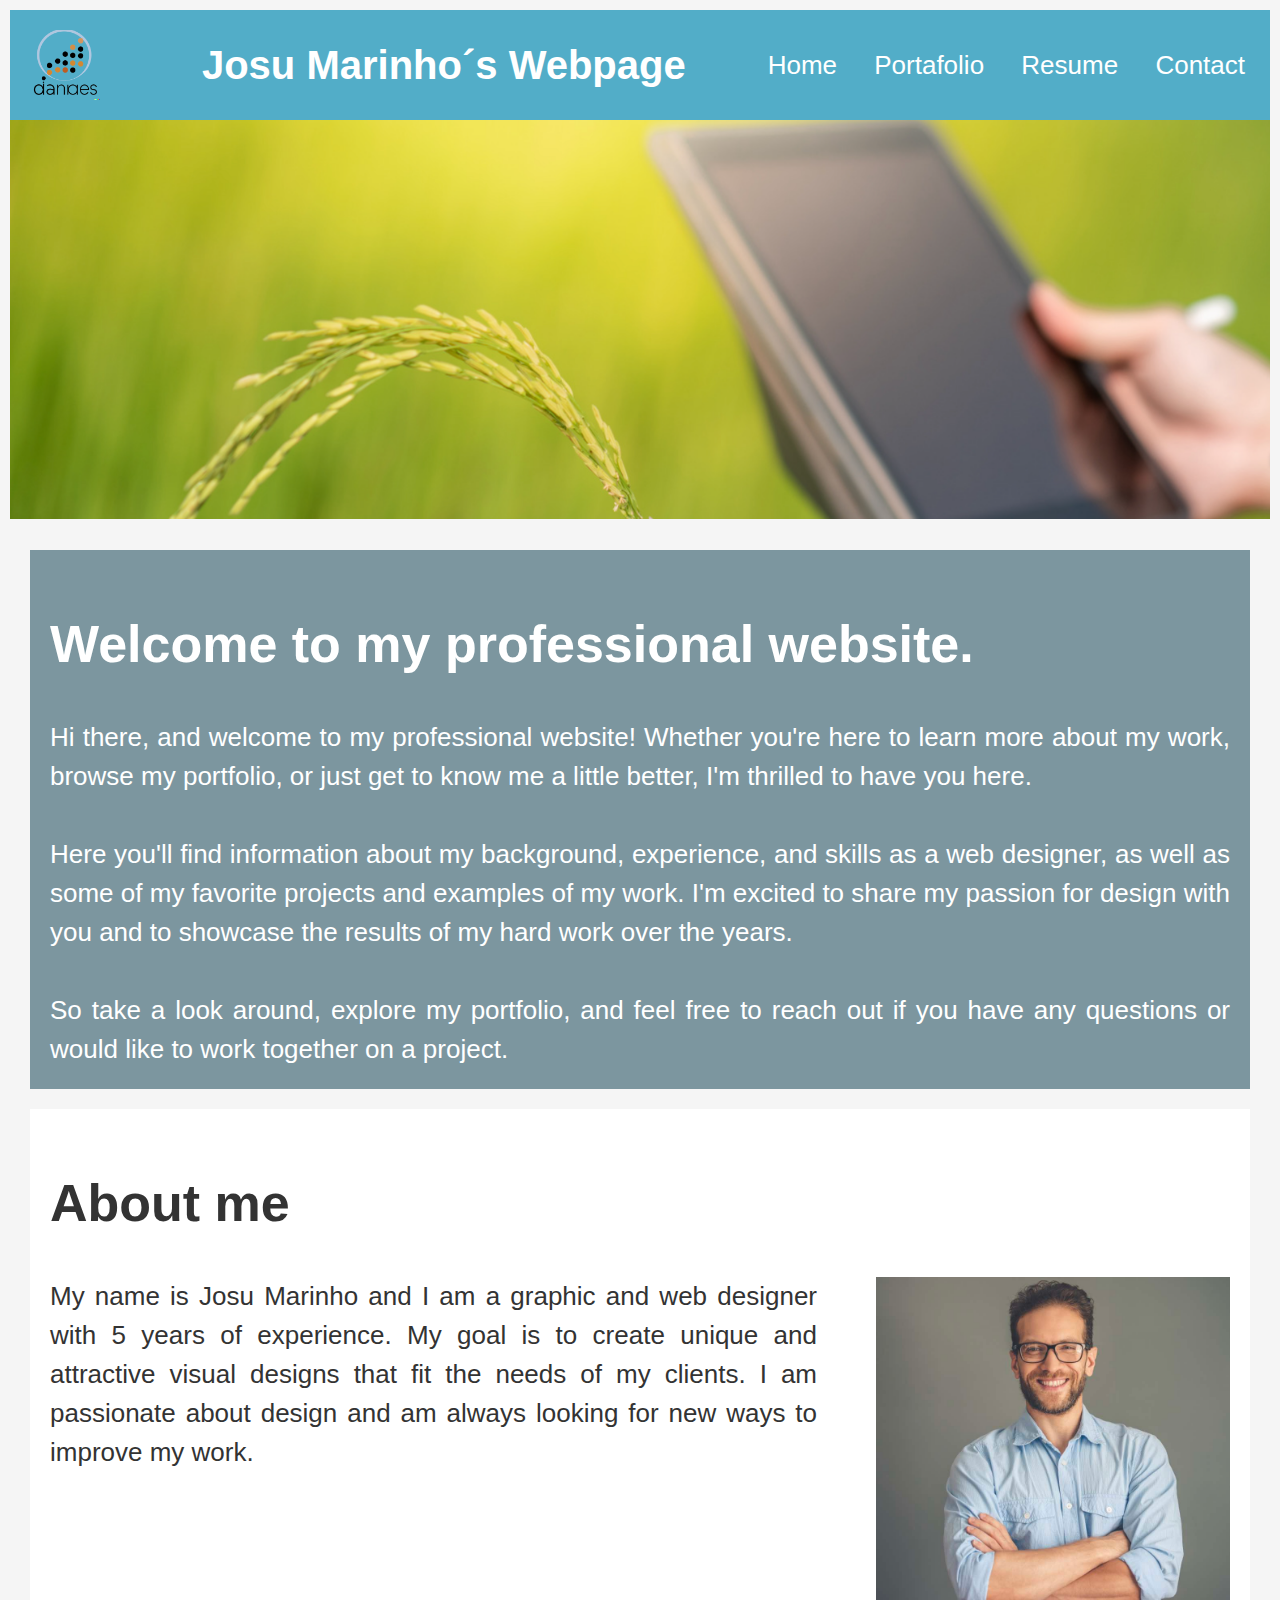
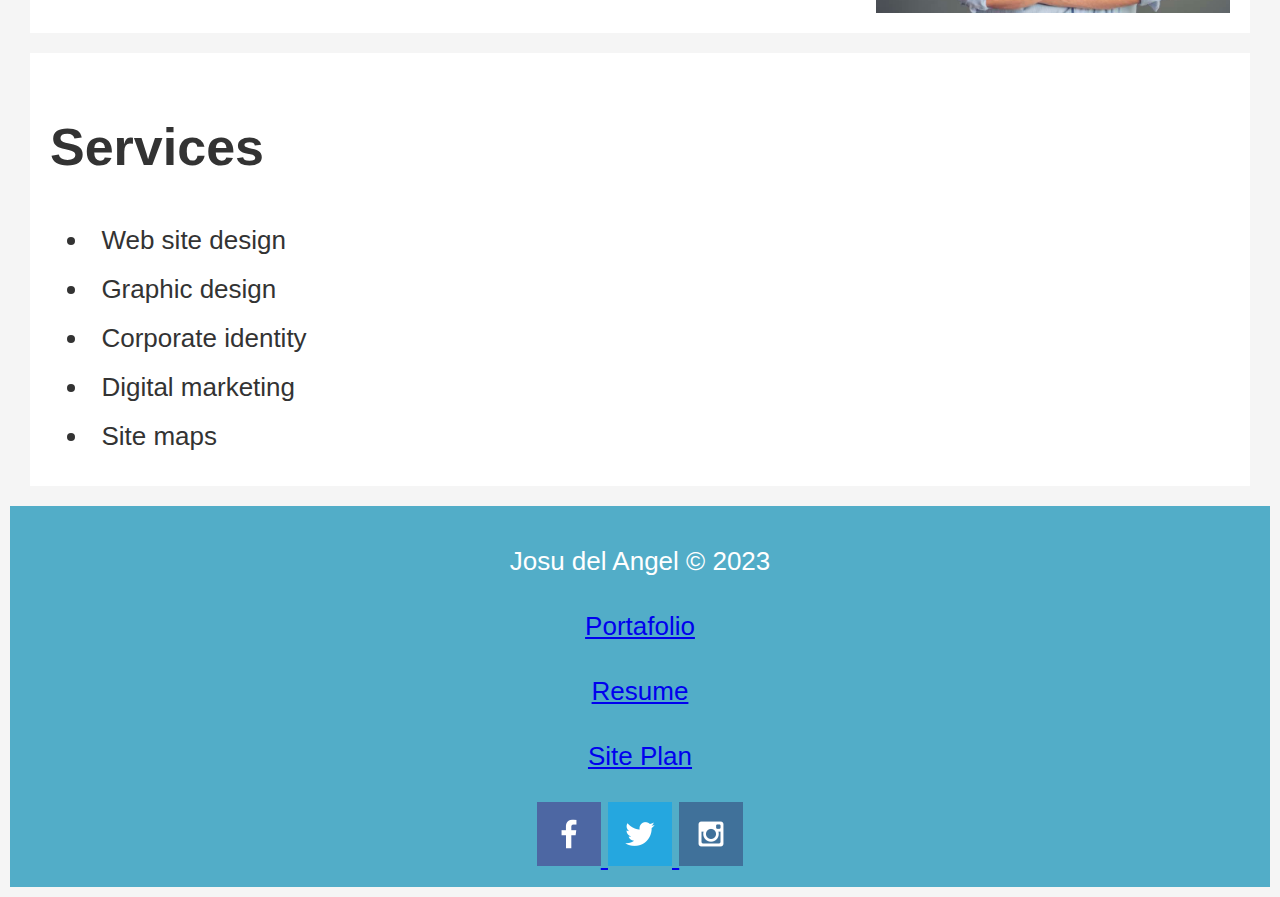
<file: Personal-Website/index.html>
<!DOCTYPE html>
<html lang="es">
<head>
	<meta charset="UTF-8">
	
	<title>Josu del Angel Portafolio </title>
	<link rel="stylesheet" href="styles/personal-web.css">
</head>
<body>
	<header>
		<img src="images/JMLOGO2.png" alt="Logo home-page">
        <h1>Josu Marinho´s Webpage</h1>
		<nav>
			<ul>
				<li><a href="index.html">Home</a></li>
				<li><a href="portafolio.html">Portafolio</a></li>
				<li><a href="resume.html">Resume</a></li>
				<li><a href="contactme.html">Contact</a></li>
			</ul>
		</nav>
	</header>
	<div class="featured-image">
        <img src="images/Home-page2.png" alt="banner Home-page2">
    </div>
	<main>
		<section id="presentation">
			<h1>Welcome to my professional website.</h1>
			<p>Hi there, and welcome to my professional website!
			   Whether you're here to learn more about my work, browse my portfolio, or just get to know me a 
		           little better, I'm thrilled to have you here.
			   <br> </br>
			   Here you'll find information about my background, experience, and skills as a web designer, 
			   as well as some of my favorite projects and examples of my work. I'm excited to share my passion for design 
			   with you and to showcase the results of my hard work over the years.
			   <br> </br>
			   So take a look around, explore my portfolio, and feel free to reach out 
				if you have any questions or would like to work together on a project.</p>
		</section>
		
		<section id="Aboutme">
			<h1>About me</h1>
			<img src="images/me.jpg" alt="me">
			<p>My name is Josu Marinho and I am a graphic and web designer with 5 years of experience. My goal is to create unique and attractive visual designs that fit the needs of my clients. 
			   I am passionate about design and am always looking for new ways to improve my work.</p>
		</section>
		
		<section id="services">
			<h1>Services</h1>
			<ul>
				<li>Web site design</li>
				<li>Graphic design</li>
				<li>Corporate identity</li>
				<li>Digital marketing</li>
				<li>Site maps</li>
			</ul>
		</section>

	</main>
	
	<footer>
        
		<p>Josu del Angel © 2023</p>
        <p><a href="portafolio.html">Portafolio</a></p>
            <p><a href="resume.html">Resume</a></p>
            <p><a href="Portafolio-Website.html">Site Plan</a></p>
            <div class="social">
                <a href="https://facebook.com">
                    <img src="images/facebook.png" alt="fb icon">
                </a>
                <a href="https://twitter.com">
                    <img src="images/twitter.png" alt="twitter icon">
                </a>
                <a href="https://instagram.com">
                    <img src="images/instagram.png" alt="instagram icon">
                </a>
	</footer>
</body>
</html>
</file>
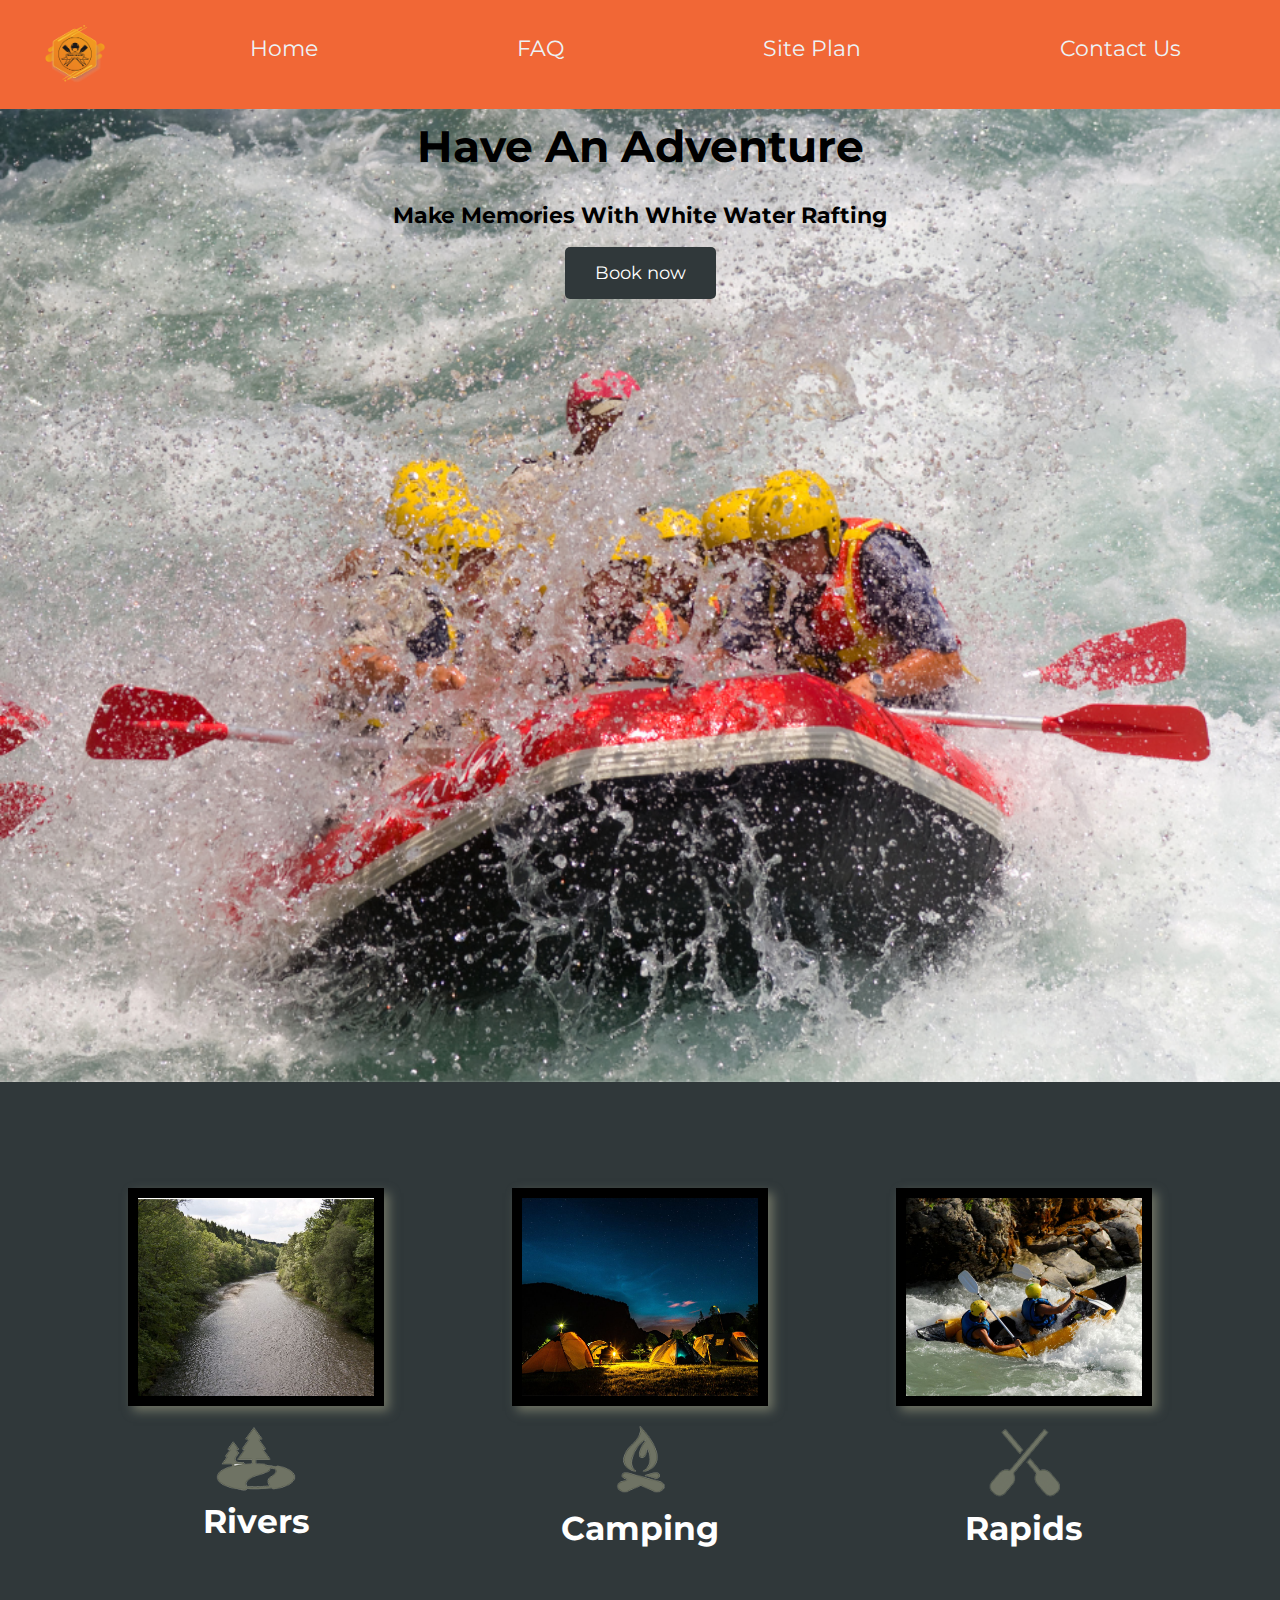
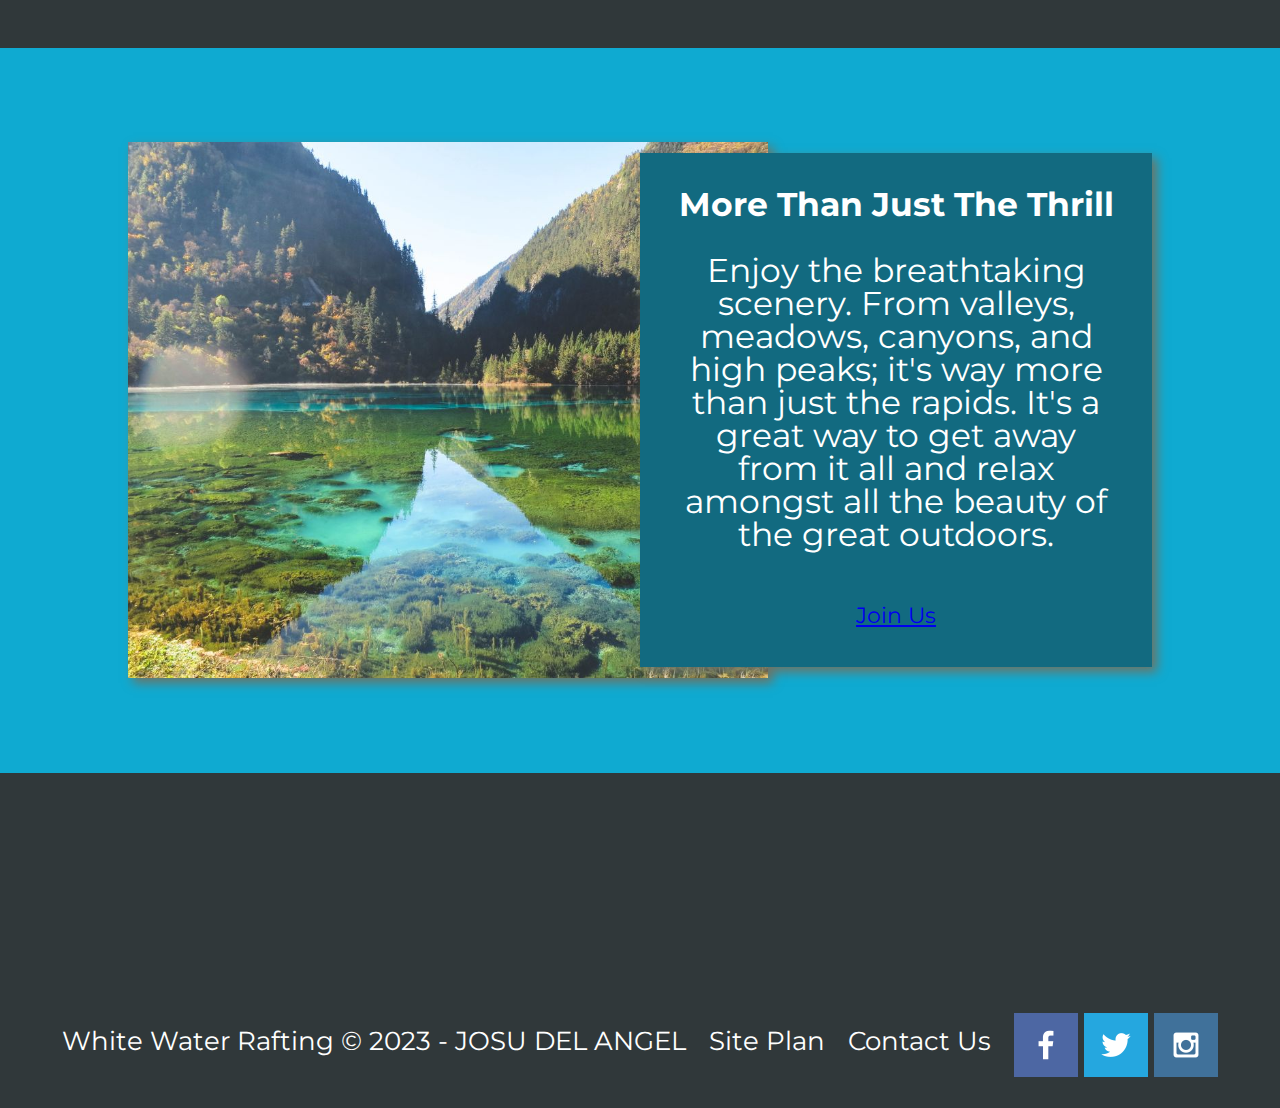
<file: wwr/index.html>
<!DOCTYPE html>
<html lang="en">
<head>
    <meta charset="UTF-8">
    <meta http-equiv="X-UA-Compatible" content="IE=edge">
    <meta name="viewport" content="width=device-width, initial-scale=1.0">
    <link rel="stylesheet" href="styles/style.css">
    <title>Whitewater Rafting Vacations</title>
</head>
<body>
    <div id="content">
        <header>
            <a class="logo" id="logo_link" href="index.html">
                <img class="logo" src="images/WWR-LOGO3.png" alt="White Water Rafting">
            </a>
            <nav>
                <a href="index.html">Home</a>
                <a href="FAQ.html">FAQ</a>
                <a href="site-plan-rafting.html">Site Plan</a>
                <a href="contactus.html">Contact Us</a>
            </nav>
        </header> 
        <div id="hero">
            <div id="hero-box">
                <img id="hero-img" src="images/hero.png" alt="People enjoying white water rafting" width="100%">
            </div>
            <section id="hero-msg">
                <h1 class="home-title">Have An Adventure</h1>
                <h4>Make Memories With White Water Rafting</h4>
                <div class="button-box">
                    <a class="book" href="rates.html">Book now</a>
                </div>
            </section>
        </div>
        <main class="home-grid">
            <section class="rivers-card">
                <img class="card-img" src="images/rivers.jpg" alt="river in forest" width="45%" >
                <img class="icon" src="images/river_icon.png" alt="river icon">
                <h2>Rivers</h2>
            </section>
            <section class="camping-card">
                <img class="card-img" src="images/camping.jpg" alt="tent in mountains" width="45%">
                <img class="icon" src="images/fire_icon.png" alt="fire icon">
                <h2>Camping</h2>
            </section>
            <section class="rapids-card">
                <img class="card-img" src="images/rapids.jpg" alt="rafting boat" width="45%">
                <img class="icon" src="images/oars.png" alt="oars icon">
                <h2>Rapids</h2>
            </section>
            <div id="background">

            </div>
            <img class="mountains" src="images/mountains.jpg" alt="Misty mountains" width="65%">
            <section class="msg">
                <h2>More Than Just The Thrill</h2>
                <p>Enjoy the breathtaking scenery. From valleys, meadows, canyons, and high peaks; it's way more than just the rapids. It's a great way to get away from it all and relax amongst all the beauty of the great outdoors. </p>
                <a class='Join' href="rivers.html">Join Us</a>
            </section>
        </main>  
        <footer>
            <p>White Water Rafting &copy; 2023 - JOSU DEL ANGEL</p>
            <p><a href="site-plan-rafting.html">Site Plan</a></p>
            <p><a href="contactus.html">Contact Us</a></p>
            <div class="social">
                <a href="https://facebook.com">
                    <img src="images/facebook.png" alt="fb icon">
                </a>
                <a href="https://twitter.com">
                    <img src="images/twitter.png" alt="twitter icon">
                </a>
                <a href="https://instagram.com">
                    <img src="images/instagram.png" alt="instagram icon">
                </a>
            </div>
        </footer> 
    </div>
</body>
</html>
</file>
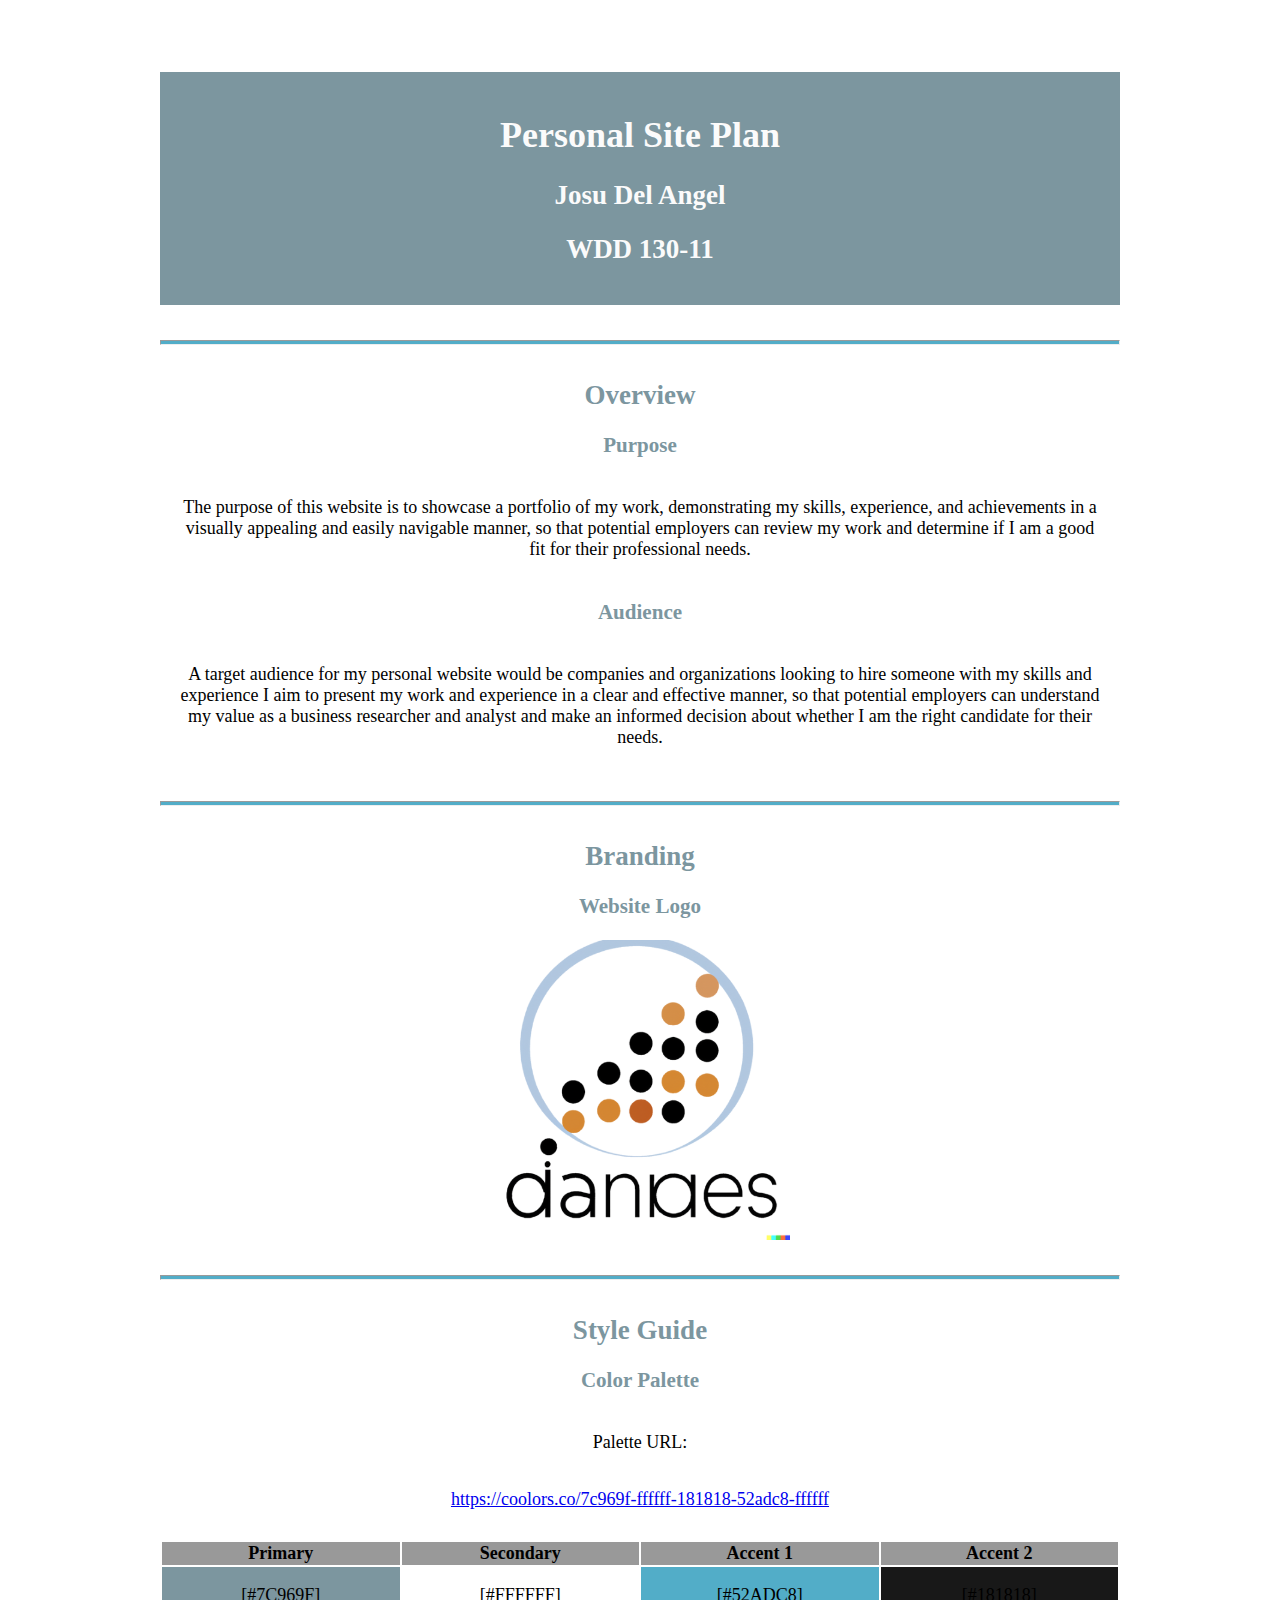
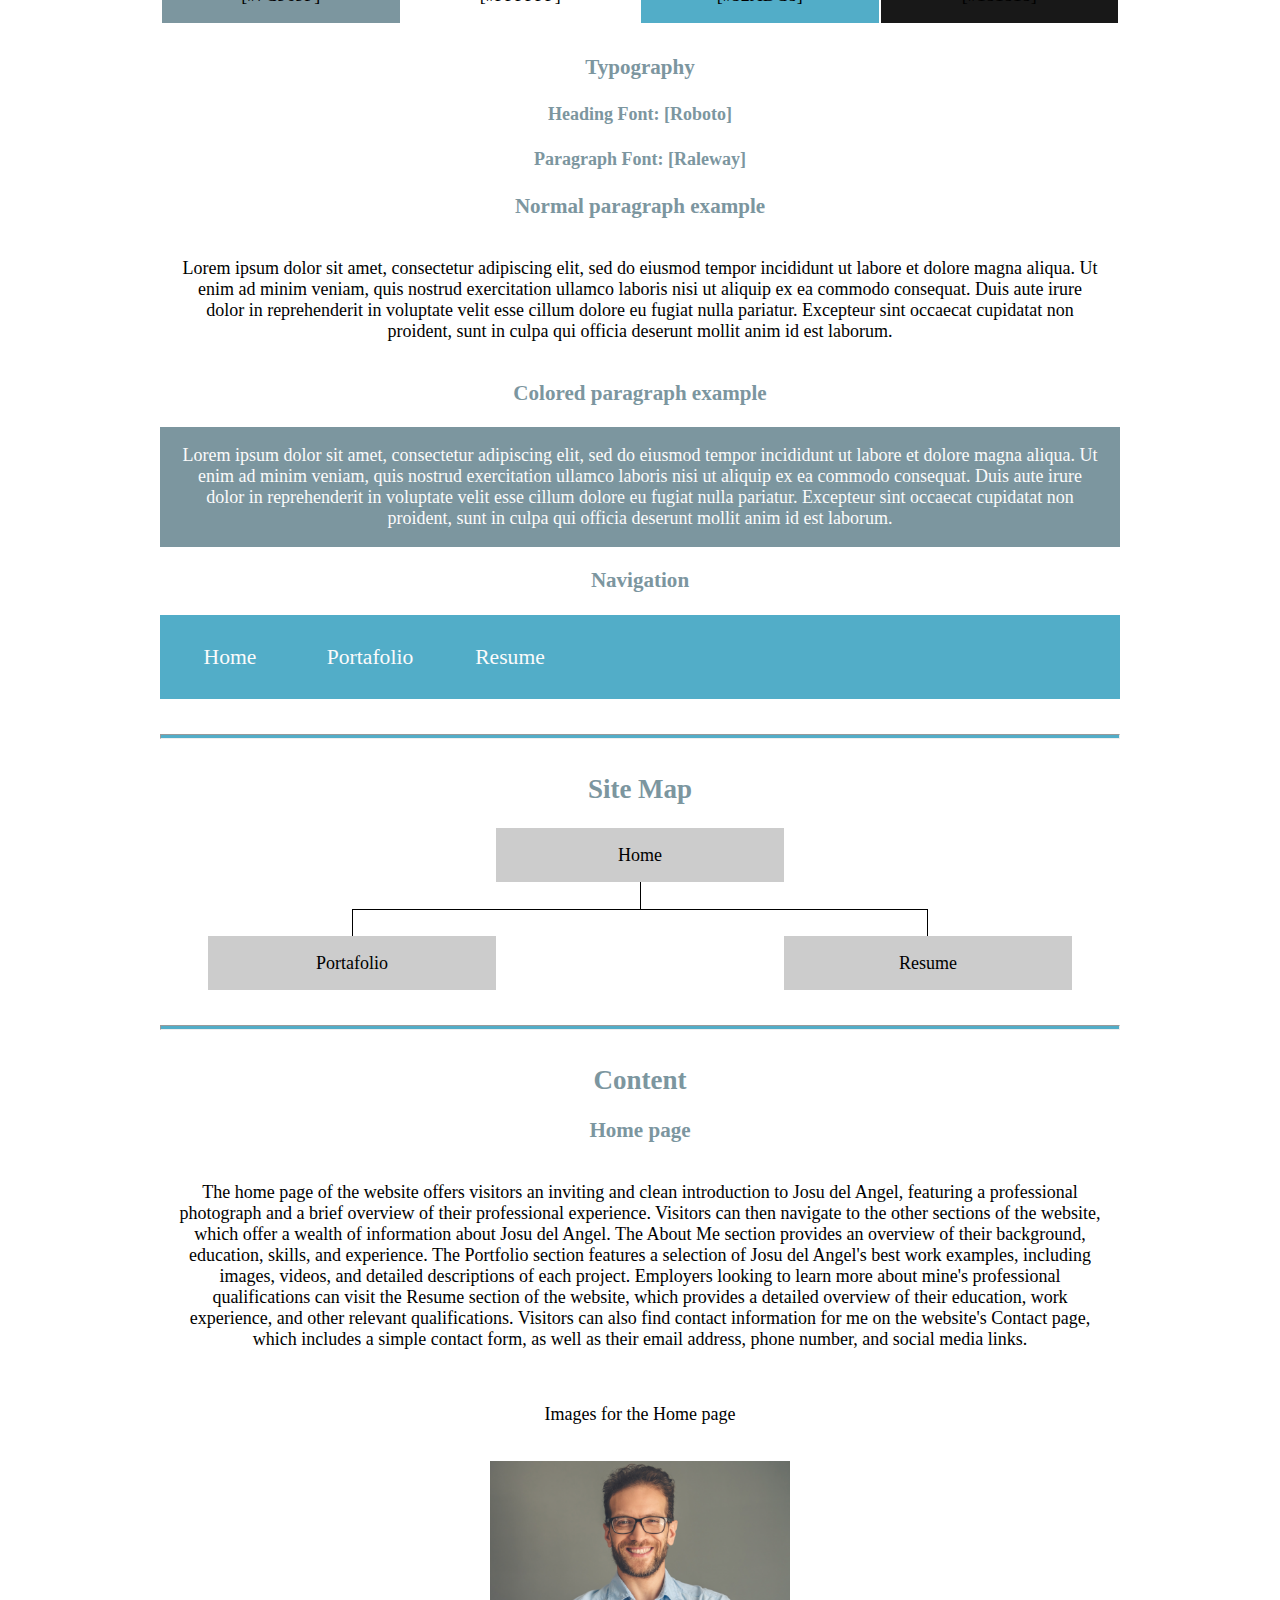
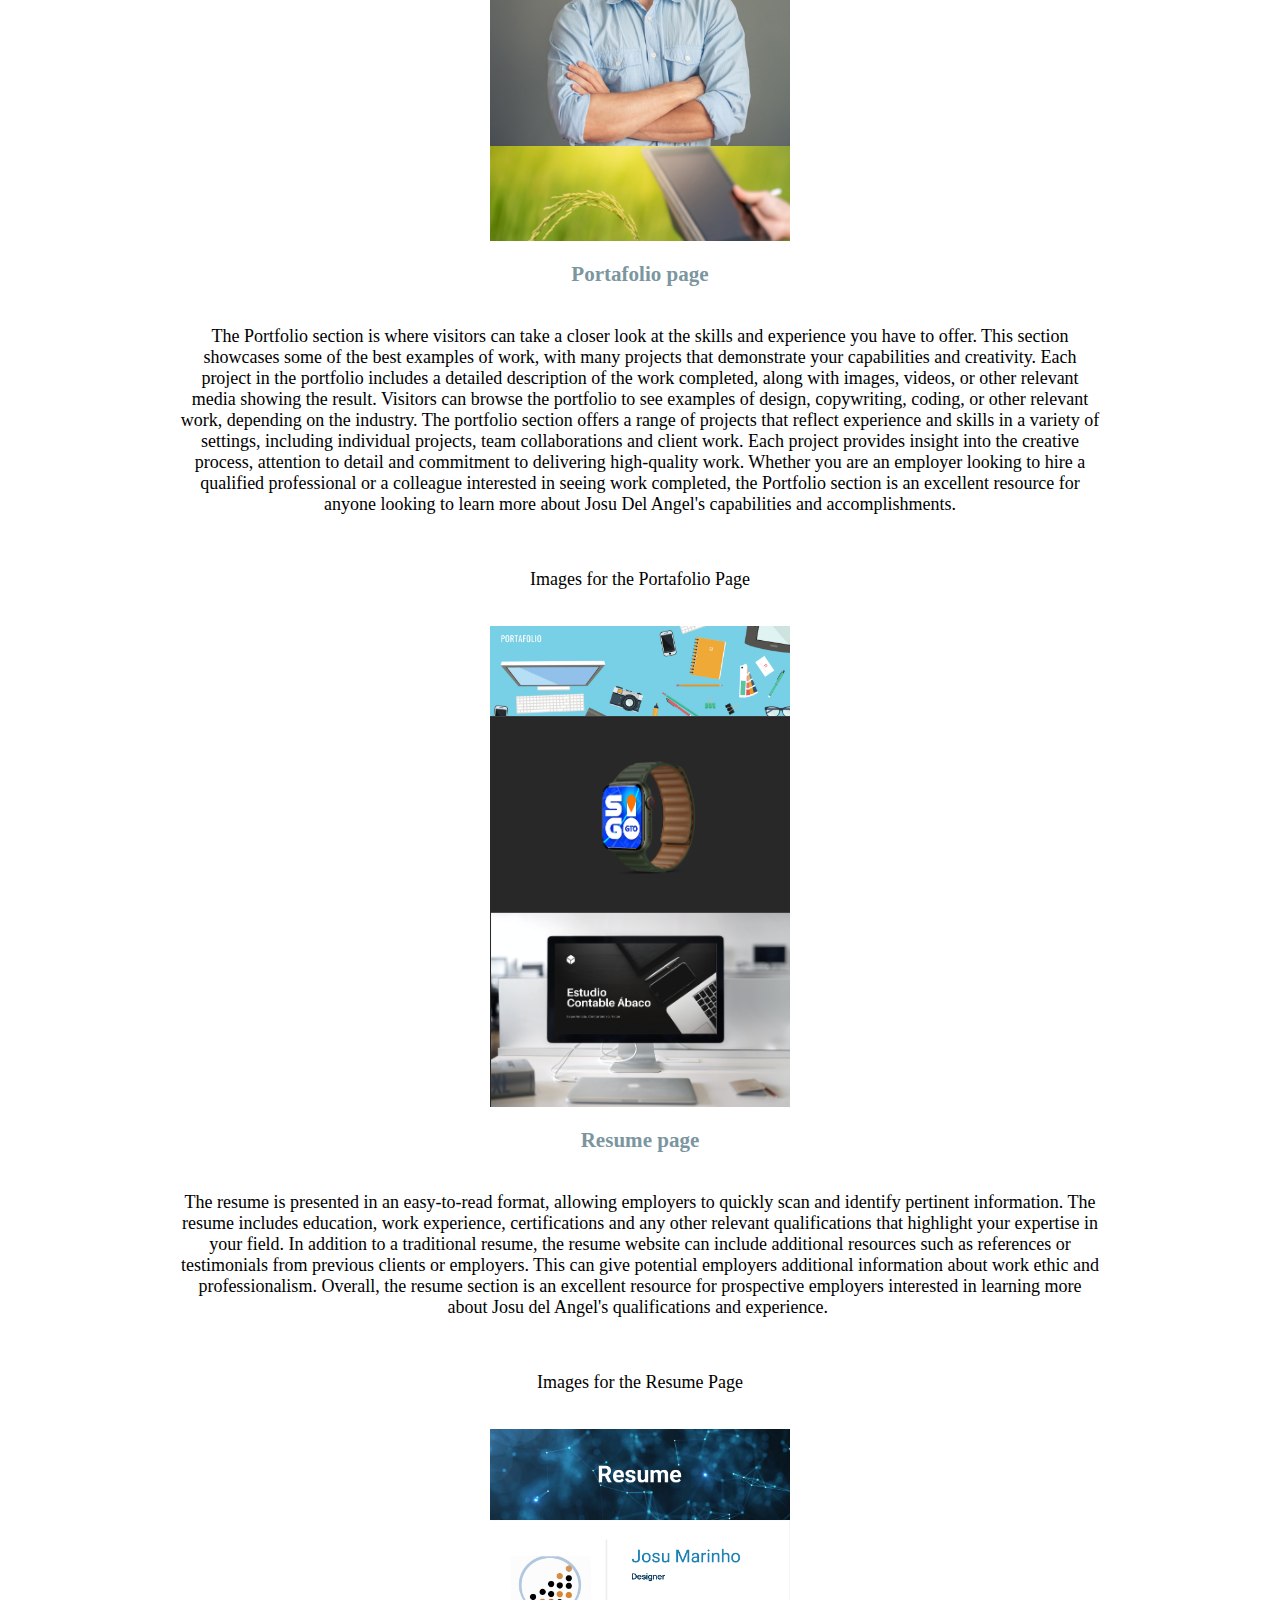
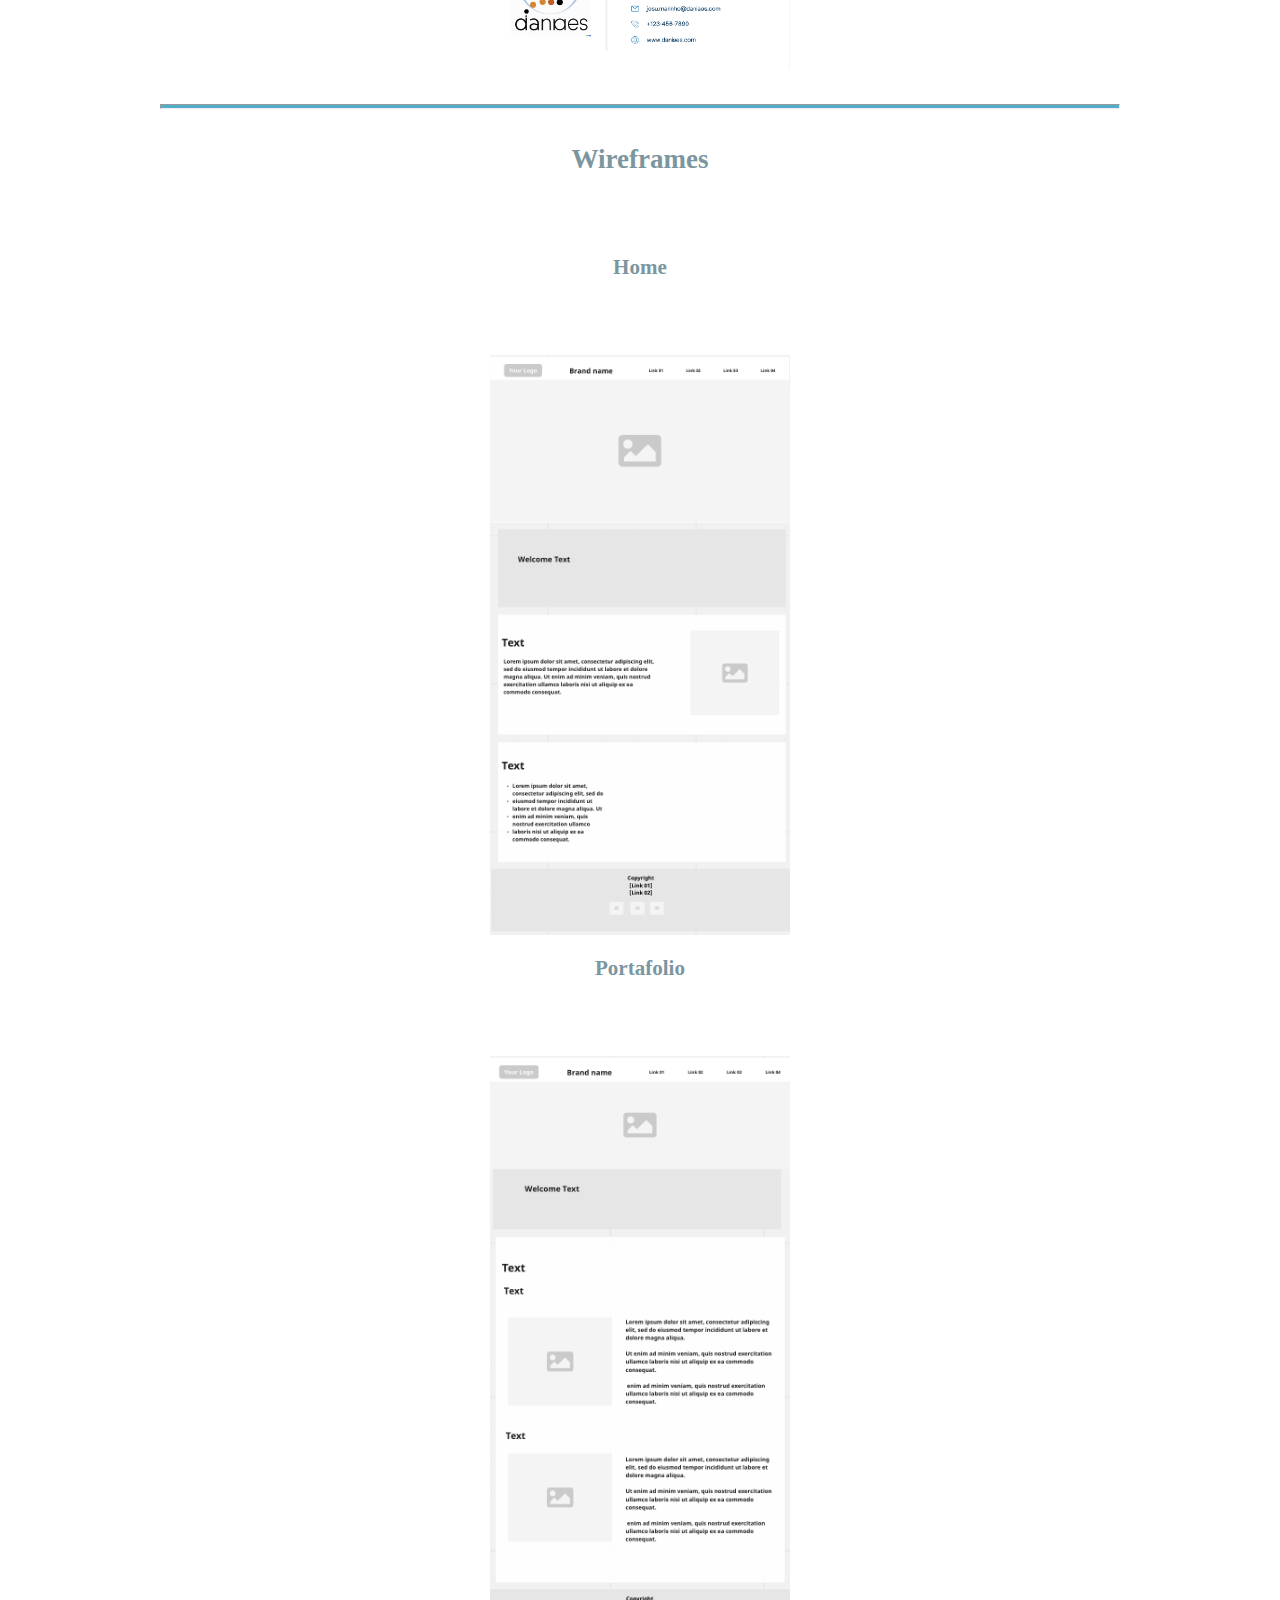
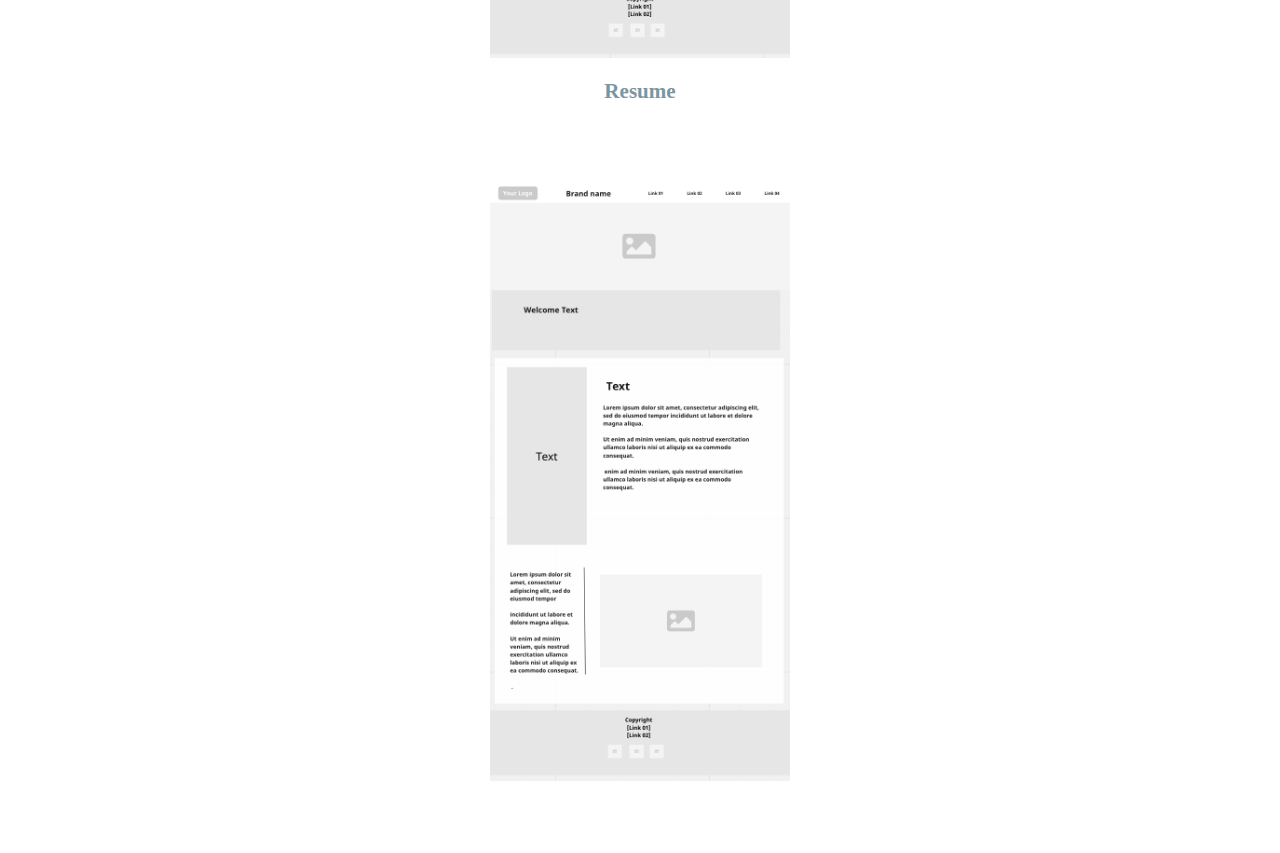
<file: Personal-Website/Portafolio-Website.html>
<!DOCTYPE html>
<html lang="en-us">
<head>
  <meta charset="utf-8" />
  <title>Site Plan</title>
  <link type="text/css" rel="stylesheet" href="styles/site-plan.css" />
</head>

<body>
  <header>
    <h1>Personal Site Plan</h1>
    <h2>Josu Del Angel</h2>
    <h2>WDD 130-11</h2>
    <!-- In the header above, add the name of your site, your name and class number. For example if you are in section 3 you would put WDD 130-03 -->
  </header>
  <main>
    <!-- ------------------------Steps 2-5------------------------------ -->
    <hr />
    <h2>Overview</h2>
    <h3>Purpose</h3>
    <p>The purpose of this website is to showcase a portfolio of my work, demonstrating my skills, experience, and achievements in a visually appealing and easily navigable manner, so that potential employers can review my work and determine if I am a good fit for their professional needs.</p>
    <!-- change this -->

    <h3>Audience</h3>
    <p>A target audience for my personal website would be companies and organizations looking to hire someone with my skills and experience I aim to present my work and experience in a clear and effective manner, so that potential employers can understand my value as a business researcher and analyst and make an informed decision about whether I am the right candidate for their needs.</p>
    <!-- change this -->

    <hr />
    <h2>Branding</h2>
    <h3>Website Logo</h3>
    <!-- Replace this with some sort of logo for your site.  A logo can be as simple as the name of your site in a nice font :) -->
    <img src="images/JMLOGO2.png" alt="Logo image" />
    <hr />
    <h2>Style Guide</h2>

    <!-- ------------------------Steps 6-9------------------------------ -->

    <h3>Color Palette</h3>
    <!--  The colors you choose for a website are one of the most important decisions you will make. Follow the instructions on the activity in Canvas then return and replace the color codes below with the hex color codes (the 6 digit numbers that show at the bottom of each color) for the colors you have chosen below.  You should have at least 2 colors but do not have to fill in all 4 if you do not need them.  -->

    <!-- Copy and paste the URL to your finished palette below. Replace the href value that is there with yours. Make sure to paste it into both the href value and the content text of the <a> tag -->
    <p>Palette URL:</p>
    <a href="https://coolors.co/7c969f-ffffff-181818-52adc8-ffffff"
      target="_blank">https://coolors.co/7c969f-ffffff-181818-52adc8-ffffff</a>

    <table class="colors">
      <tr>
        <th>Primary</th>
        <th>Secondary</th>
        <th>Accent 1</th>
        <th>Accent 2</th>
      </tr>
      <!-- Replace the numbers in the boxes below with your hex color codes. Then switch to the site-plan.css file and change your colors there as well. -->
      <tr>
        <td class="primary">[#7C969F]</td>
        <td class="secondary">[#FFFFFF]</td>
        <td class="accent1">[#52ADC8]</td>
        <td class="accent2">[#181818]</td>
      </tr>
    </table>

    <!-- ------------------------Steps 10-12------------------------------ -->

    <h3>Typography</h3>
    <!-- Choose a font for your paragraphs (body copy) and headlines. What font(s) have you chosen? Think also about which of your colors above you might use for background and font colors. -->

    <h4>
      Heading Font: [Roboto]
      <!-- change this -->
    </h4>
    <h4>
      Paragraph Font: [Raleway]
      <!-- change this -->
    </h4>
    <h3>Normal paragraph example</h3>
    <p>
      Lorem ipsum dolor sit amet, consectetur adipiscing elit, sed do eiusmod tempor incididunt ut labore et dolore magna aliqua. 
      Ut enim ad minim veniam, quis nostrud exercitation ullamco laboris nisi ut aliquip ex ea commodo consequat. Duis aute irure 
      dolor in reprehenderit in voluptate velit esse cillum dolore eu fugiat nulla pariatur. Excepteur sint occaecat cupidatat non 
      proident, sunt in culpa qui officia deserunt mollit anim id est laborum.
    </p>
    <h3>Colored paragraph example</h3>
    <p class="colored">
      Lorem ipsum dolor sit amet, consectetur adipiscing elit, sed do eiusmod tempor incididunt ut labore et dolore magna aliqua. 
      Ut enim ad minim veniam, quis nostrud exercitation ullamco laboris nisi ut aliquip ex ea commodo consequat. Duis aute irure 
      dolor in reprehenderit in voluptate velit esse cillum dolore eu fugiat nulla pariatur. Excepteur sint occaecat cupidatat non 
      proident, sunt in culpa qui officia deserunt mollit anim id est laborum.
    </p>

    <!-- ------------------------Step 13------------------------------ -->

    <h3>Navigation</h3>
    <!-- Think about how you want your navigation bar to look. In the site-plan.css file change the colors to your colors to get the look you desire. -->
    <nav>
      <a href="#">Home</a>
      <a href="#">Portafolio</a>
      <a href="#">Resume</a>
    </nav>
    <hr />
    <h2>Site Map</h2>
    <div class="sitemap">
      <div class="sm-home">Home</div>
      <div class="sm-page2">Portafolio</div>
      <div class="sm-page3">Resume</div>

      <div class="top">&nbsp;</div>
      <div class="left">&nbsp;</div>
      <div class="right">&nbsp;</div>
    </div>
    <hr />
     <!-- --------Content Section -------------- -->
   
      <h2>
        Content
      </h2>
      <h3>Home page</h3>
      <p> The home page of the website offers visitors an inviting and clean introduction to Josu del Angel, featuring a professional photograph and a brief overview of their professional experience.
          
        Visitors can then navigate to the other sections of the website, which offer a wealth of information about Josu del Angel. The About Me section provides an overview of their background, education, skills, and experience. The Portfolio section features a selection of Josu del Angel's best work examples, including images, videos, and detailed descriptions of each project.
         
        Employers looking to learn more about mine's professional qualifications can visit the Resume section of the website, which provides a detailed overview of their education, work experience, and other relevant qualifications.
         
        Visitors can also find contact information for me on the website's Contact page, which includes a simple contact form, as well as their email address, phone number, and social media links.
      </p>
      <p>Images for the Home page</p>
        <img src="images/Home-page1.png" alt="image for homepage1">
        <img src="images/Home-page2.png" alt="image for homepage2">
      
      </ul>
      <h3>Portafolio page</h3>
      <p>The Portfolio section is where visitors can take a closer look at the skills and experience you have to offer. This section showcases some of the best examples of work, with many projects that demonstrate your capabilities and creativity.

         Each project in the portfolio includes a detailed description of the work completed, along with images, videos, or other relevant media showing the result. Visitors can browse the portfolio to see examples of design, copywriting, coding, or other relevant work, depending on the industry.

        The portfolio section offers a range of projects that reflect experience and skills in a variety of settings, including individual projects, team collaborations and client work. Each project provides insight into the creative process, attention to detail and commitment to delivering high-quality work.

        Whether you are an employer looking to hire a qualified professional or a colleague interested in seeing work completed, the Portfolio section is an excellent resource for anyone looking to learn more about Josu Del Angel's capabilities and accomplishments.
      </p>
      <p>Images for the Portafolio Page</p>
        <img src="images/bg-image-img6.png" alt="image for Portafolio page1">
        <img src="images/Project1.png" alt="image for Project1">
        <img src="images/Project2.png" alt="image for Project2">

      </ul>
      <h3>Resume page</h3>
      <p>
         The resume is presented in an easy-to-read format, allowing employers to quickly scan and identify pertinent information. The resume includes education, work experience, certifications and any other relevant qualifications that highlight your expertise in your field.

         In addition to a traditional resume, the resume website can include additional resources such as references or testimonials from previous clients or employers. This can give potential employers additional information about work ethic and professionalism.

         Overall, the resume section is an excellent resource for prospective employers interested in learning more about Josu del Angel's qualifications and experience. 
      </p>
      <p>Images for the Resume Page</p>
        <img src="images/bg-image-img4.png" alt="image for aboutme page1">
        <img src="images/bg-image-img5.png" alt="image for aboutme page2">

      </ul>
      <hr>
      <h2>
        Wireframes
      </h2>
      <p>
        

      <h3>Home</h3>
      <p>         
      
      </p>
      <img src="images/Home.png" alt="home page wireframe">

      <h3>Portafolio</h3>
      <p>         
        
      </p>
      <img src="images/Portafolio.png" alt="Portafolio wireframe">

      <h3>Resume</h3>
      <p>         
        
      </p>
      <img src="images/Resume.png" alt="Resume wireframe">
  </main>
</body>

</html>
</file>
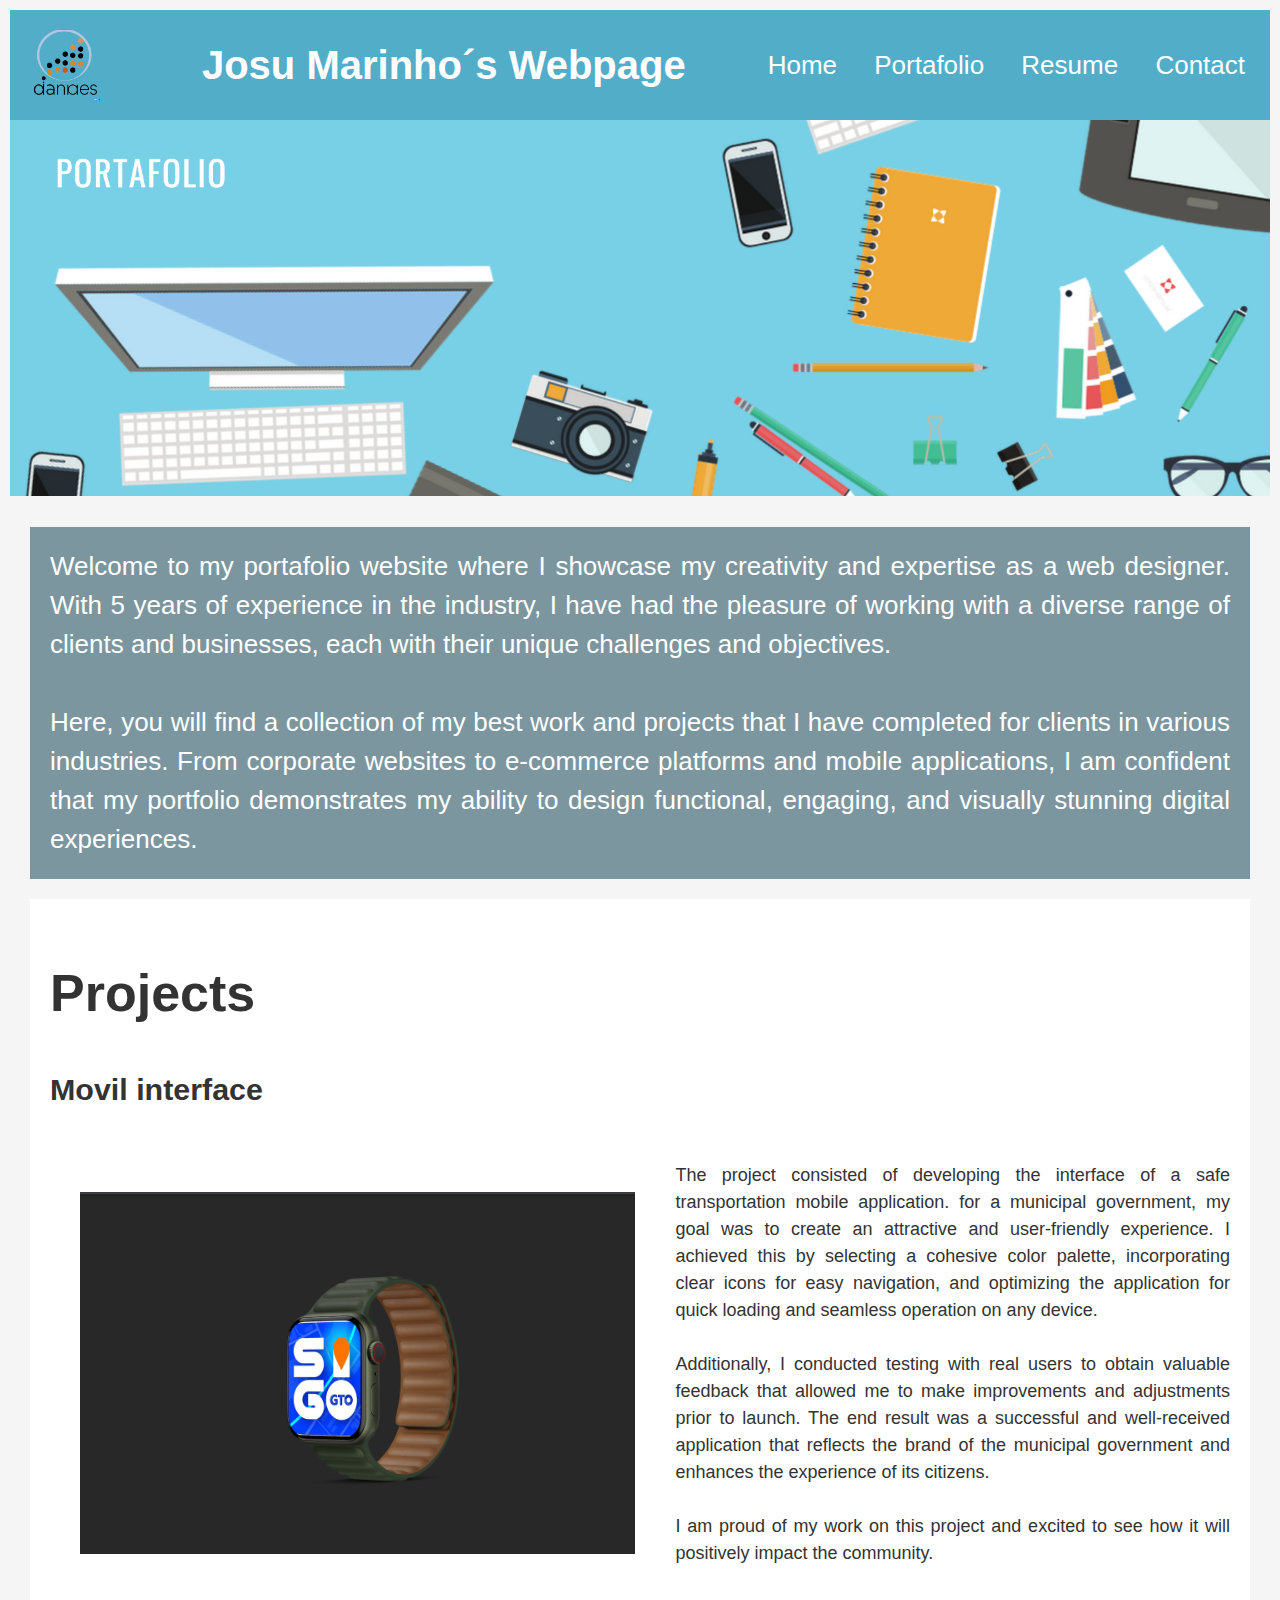
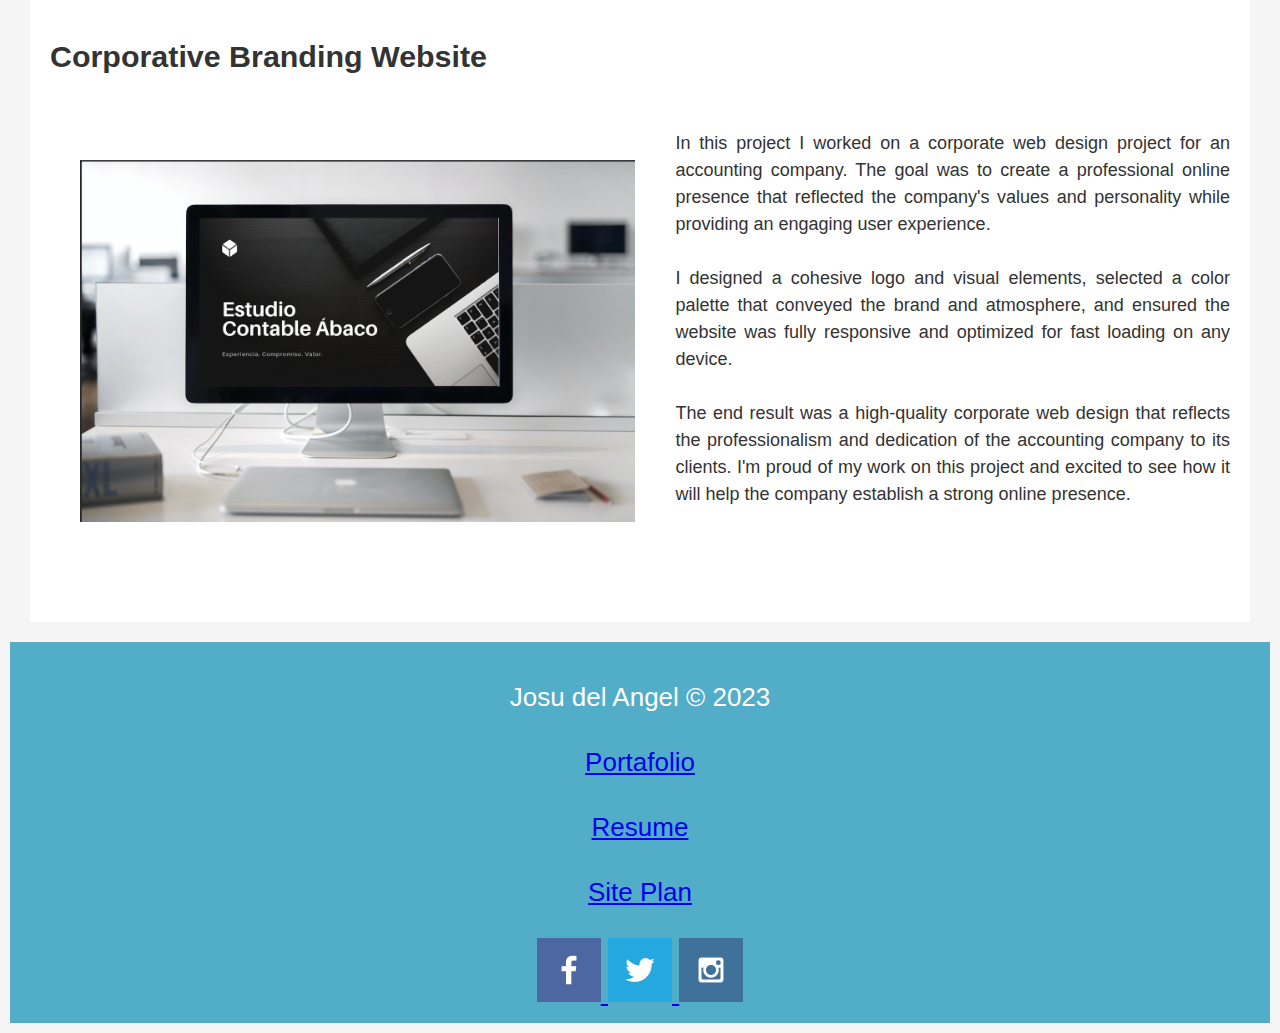
<file: Personal-Website/portafolio.html>
<!DOCTYPE html>
<html lang="es">
<head>
	<meta charset="UTF-8">
	<title>Josu del Angel Portfolio </title>
	<link rel="stylesheet" href="styles/personal-web.css">
</head>
<body>
	<header>
		<img src="images/JMLOGO2.png" alt="Logo home-page">
        <h1>Josu Marinho´s Webpage</h1>
		<nav>
			<ul>
				<li><a href="index.html">Home</a></li>
				<li><a href="portafolio.html">Portafolio</a></li>
				<li><a href="resume.html">Resume</a></li>
				<li><a href="contactme.html">Contact</a></li>
			</ul>
		</nav>
	</header>
	<div class="featured-image">
        <img src="images/bg-image-img6.png" alt="banner Home-page2">
    </div>
	<main>
		<section id="presentation">
			
			<p>Welcome to my portafolio website where I showcase my creativity and expertise as a web designer. With 5 years of experience in the industry, 
               I have had the pleasure of working with a diverse range of clients and businesses, each with their unique challenges and objectives.
				<br>  </br>
                Here, you will find a collection of my best work and projects that I have completed for clients in various industries. 
                From corporate websites to e-commerce platforms and mobile applications, I am confident that my portfolio demonstrates 
                my ability to design functional, engaging, and visually stunning digital experiences.</p>
		</section>
 <section id="projects">
  <h1>Projects</h1>
  <h3>Movil interface</h3> 
  <div class="project">
    
    <div class="project-content">
      <img src="images/Project1.png" alt="Descripción del proyecto 1">
      <p>The project consisted of developing the interface of a safe transportation mobile application.
         for a municipal government, my goal was to create an attractive and user-friendly experience. I achieved this by selecting a cohesive color palette, 
         incorporating clear icons for easy navigation, and optimizing the application for quick loading and seamless operation on any device. 
	      <br>  </br>
	  Additionally, I conducted testing with real users to obtain valuable feedback that allowed me to make improvements and adjustments prior to launch.
         The end result was a successful and well-received application that reflects the brand of the municipal government and enhances the experience of its citizens. 
         <br>  </br>
	 I am proud of my work on this project and excited to see how it will positively impact the community.</p>
    </div>
  </div>
  <h3>Corporative Branding Website</h3>
  <div class="project">
    <div class="project-content">
      <img src="images/Project2.png" alt="Descripción del proyecto 2">
      <p>In this project I worked on a corporate web design project for an accounting company. 
         The goal was to create a professional online presence that reflected the company's values 
         and personality while providing an engaging user experience. 
	      <br>  </br>
	 I designed a cohesive logo and visual elements, selected a color palette that conveyed the brand and atmosphere, 
         and ensured the website was fully responsive and optimized for fast loading on any device.
              <br>  </br>
         The end result was a high-quality corporate web design that reflects the professionalism 
         and dedication of the accounting company to its clients. I'm proud of my work on this project 
         and excited to see how it will help the company establish a strong online presence.</p>
    </div>
  </div>
</section>

	</main>
	
	<footer>
                
		<p>Josu del Angel © 2023</p>
        <p><a href="portafolio.html">Portafolio</a></p>
            <p><a href="resume.html">Resume</a></p>
	    <p><a href="Portafolio-Website.html">Site Plan</a></p>
            <div class="social">
                <a href="https://facebook.com">
                    <img src="images/facebook.png" alt="fb icon">
                </a>
                <a href="https://twitter.com">
                    <img src="images/twitter.png" alt="twitter icon">
                </a>
                <a href="https://instagram.com">
                    <img src="images/instagram.png" alt="instagram icon">
                </a>
	</footer>
</body>
</html>
</file>
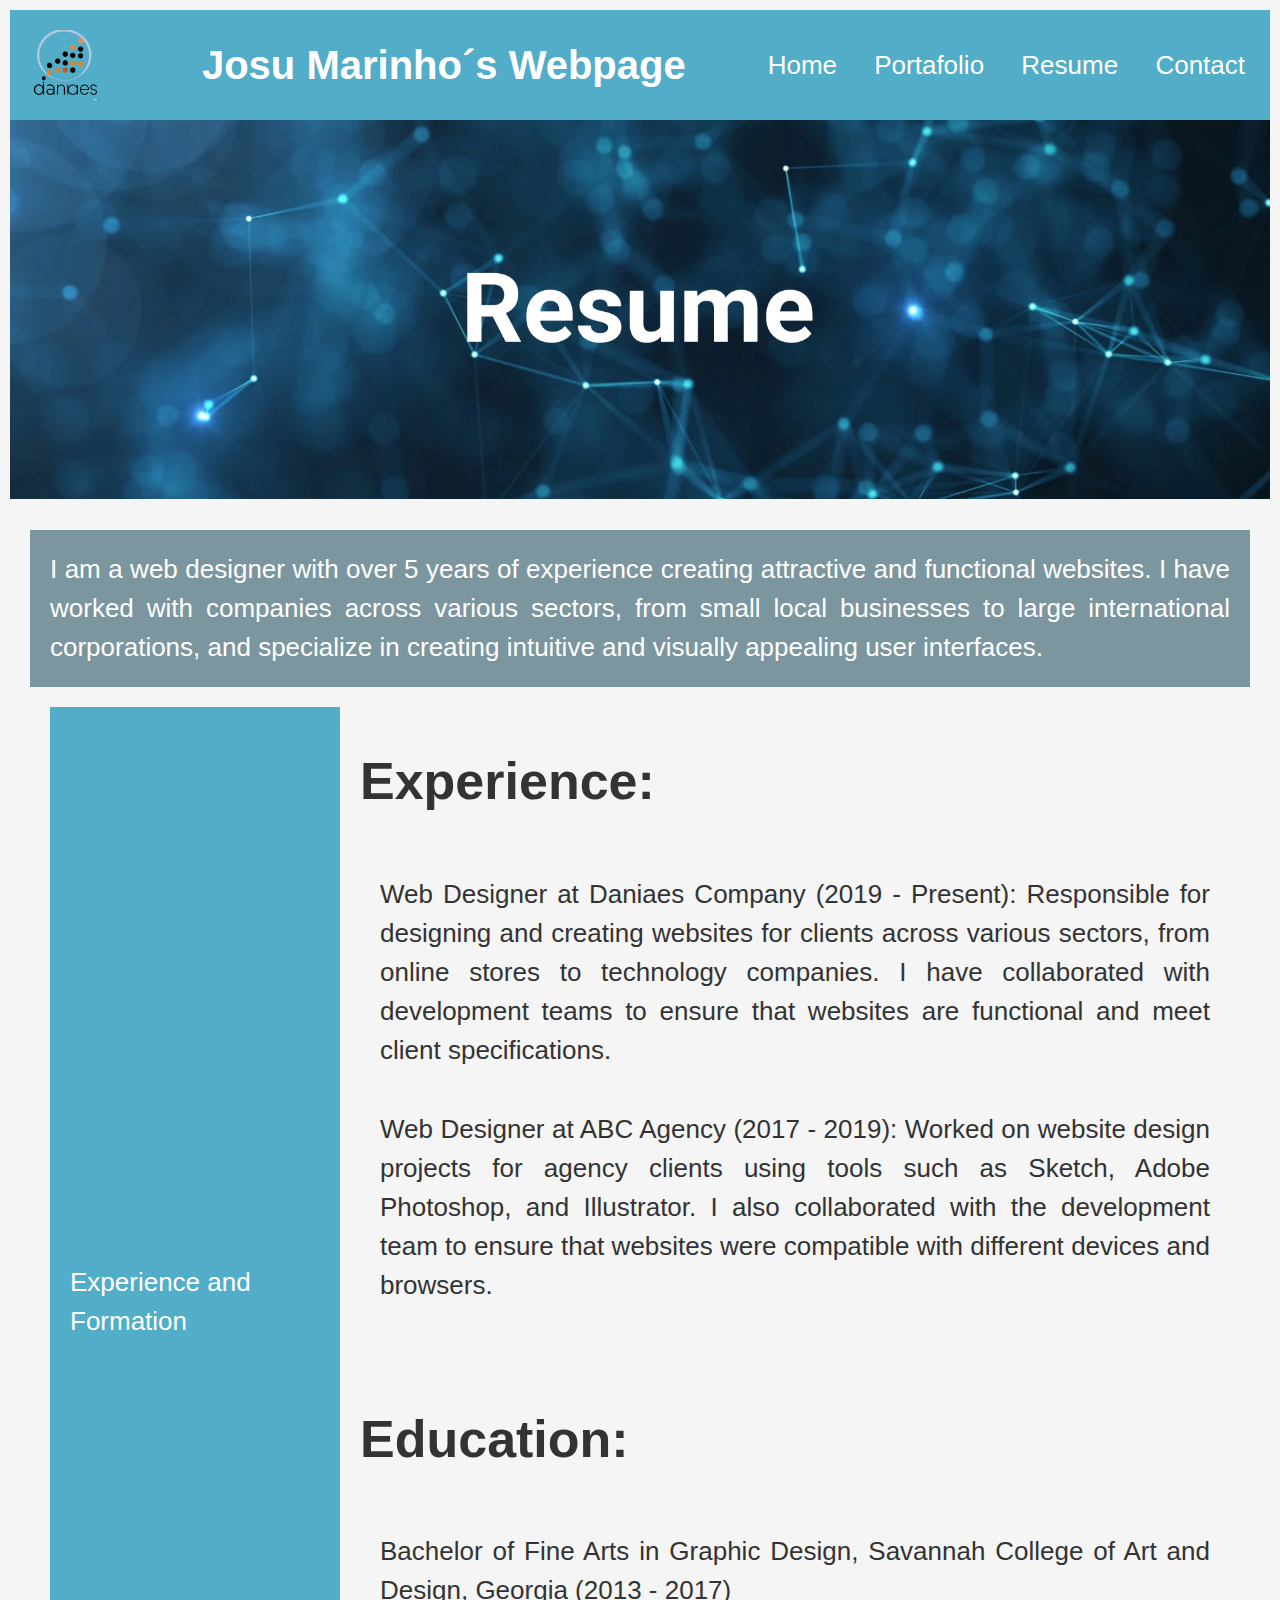
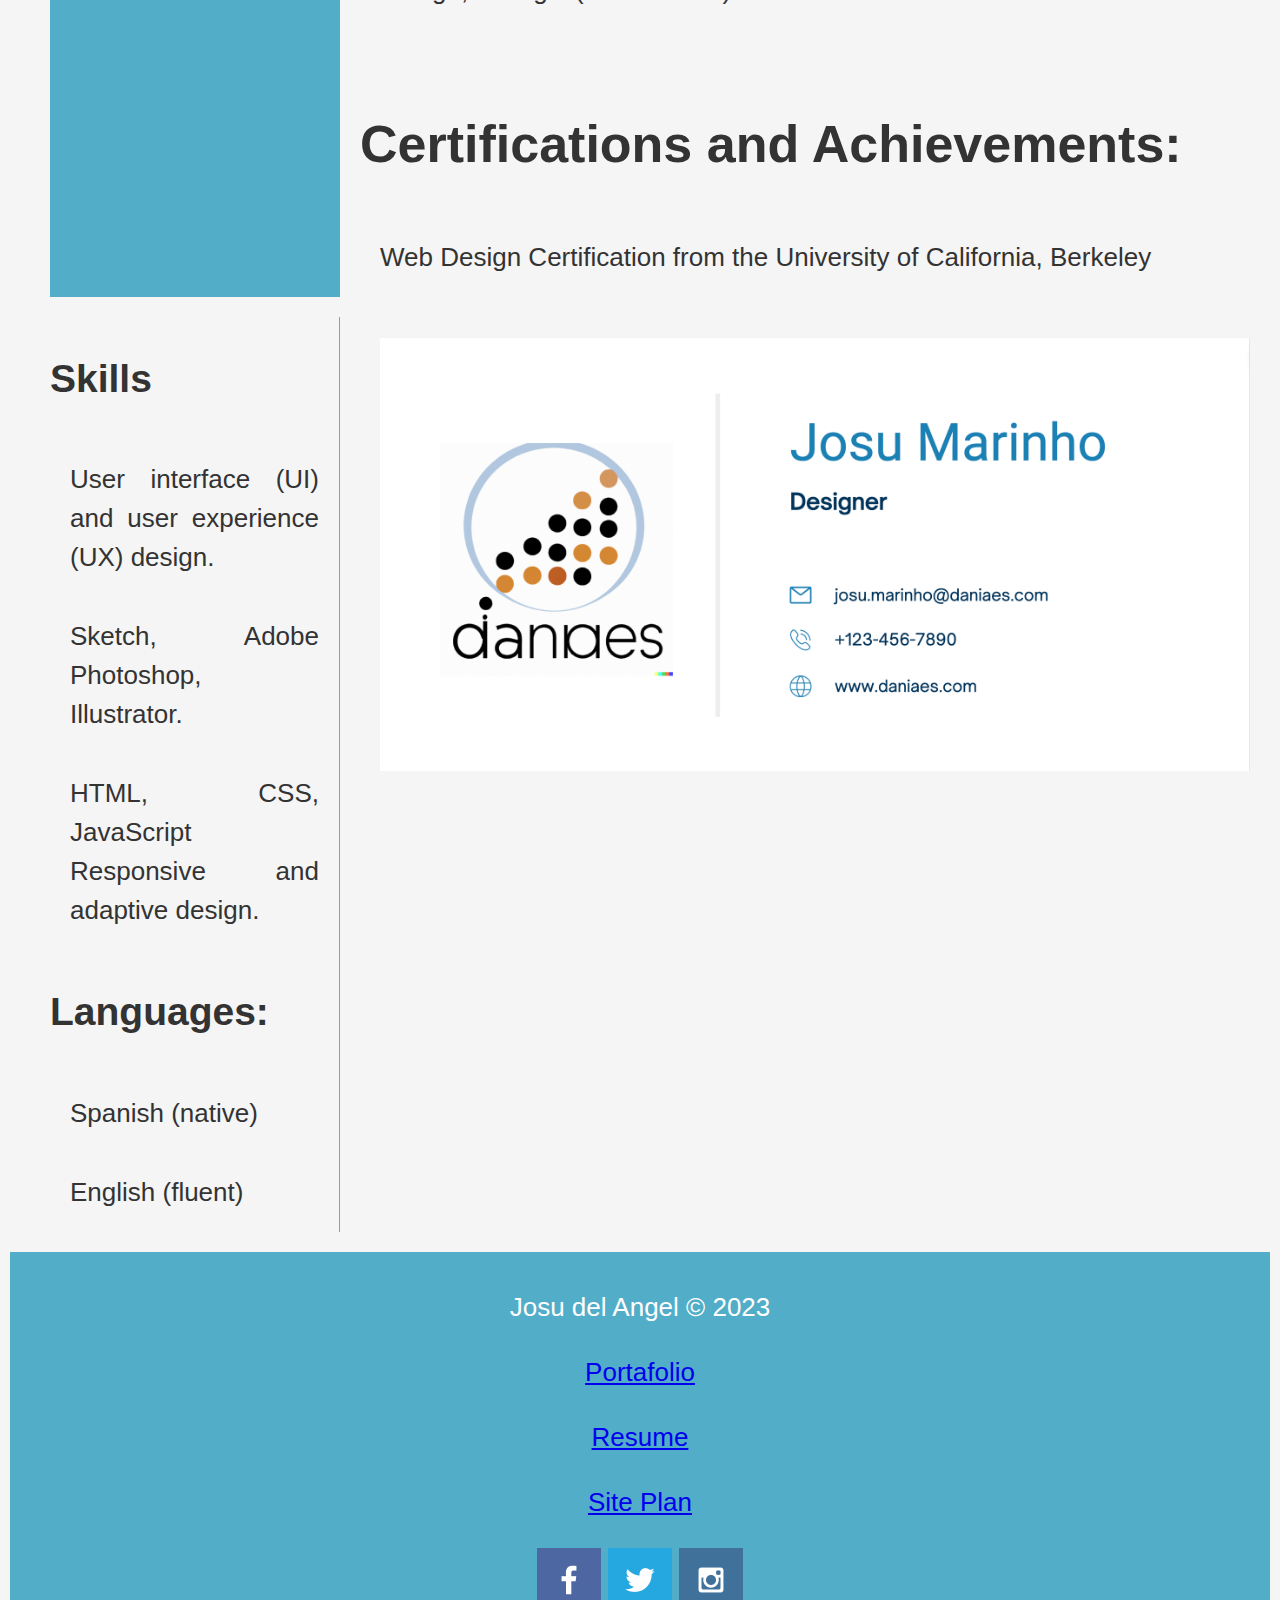
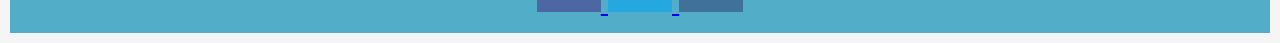
<file: Personal-Website/resume.html>
<!DOCTYPE html>
<html lang="es">
<head>
	<meta charset="UTF-8">
	<title>Josu del Angel Portfolio </title>
	<link rel="stylesheet" href="styles/personal-web.css">
</head>
<body>
	<header>
		<img src="images/JMLOGO2.png" alt="Logo home-page">
        <h1>Josu Marinho´s Webpage</h1>
		<nav>
			<ul>
				<li><a href="index.html">Home</a></li>
				<li><a href="portafolio.html">Portafolio</a></li>
				<li><a href="resume.html">Resume</a></li>
				<li><a href="contactme.html">Contact</a></li>
			</ul>
		</nav>
	</header>
	<div class="featured-image">
        <img src="images/bg-image-img4.png" alt="banner Home-page2">
            
          </div>
    </div>
	<main>
		<section id="presentation">

			<p>I am a web designer with over 5 years of experience creating attractive and functional websites. 
                           I have worked with companies across various sectors, from small local businesses to large 
                           international corporations, and specialize in creating intuitive and visually appealing user interfaces.</p>
		</section>
    
  </head>

  <body>
    <div class="container">
      <header>Experience and Formation</header>
      <article>
        <h1>Experience:</h1>
        <p>Web Designer at Daniaes Company (2019 - Present): Responsible for designing and creating websites for 
           clients across various sectors, from online stores to technology companies. I have collaborated with 
           development teams to ensure that websites are functional and meet client specifications.
        <p>Web Designer at ABC Agency (2017 - 2019): Worked on website design projects for agency clients using 
           tools such as Sketch, Adobe Photoshop, and Illustrator. I also collaborated with the development team 
           to ensure that websites were compatible with different devices and browsers.<p>
        <h1>Education:</h1>
        <p>Bachelor of Fine Arts in Graphic Design, Savannah College of Art and Design, Georgia (2013 - 2017)<p>
        <h1>Certifications and Achievements:</h1>
        <p>
          Web Design Certification from the University of California, Berkeley
        </p>
      </article>
      <aside>
	<article>      
        <h2>Skills</h2>
		<p>User interface (UI) and user experience (UX) design.</p>
            <p>Sketch, Adobe Photoshop, Illustrator.</p>
        <p>HTML, CSS, JavaScript Responsive and adaptive design.</p>
        <h2>Languages:</h2>
        <p>Spanish (native)</p>
        <p>English (fluent)</p>
	</article>
      </aside>
      <article><img src="images/bg-image-img5.png" alt="resumeimage1"> </article>
    </div>
  </body>
</html>

	</main>
	
	<footer>
        
		<p>Josu del Angel © 2023</p>
        <p><a href="portafolio.html">Portafolio</a></p>
            <p><a href="resume.html">Resume</a></p>
		<p><a href="Portafolio-Website.html">Site Plan</a></p>
            <div class="social">
                <a href="https://facebook.com">
                    <img src="images/facebook.png" alt="fb icon">
                </a>
                <a href="https://twitter.com">
                    <img src="images/twitter.png" alt="twitter icon">
                </a>
                <a href="https://instagram.com">
                    <img src="images/instagram.png" alt="instagram icon">
                </a>
	</footer>
</body>
</html>
</file>
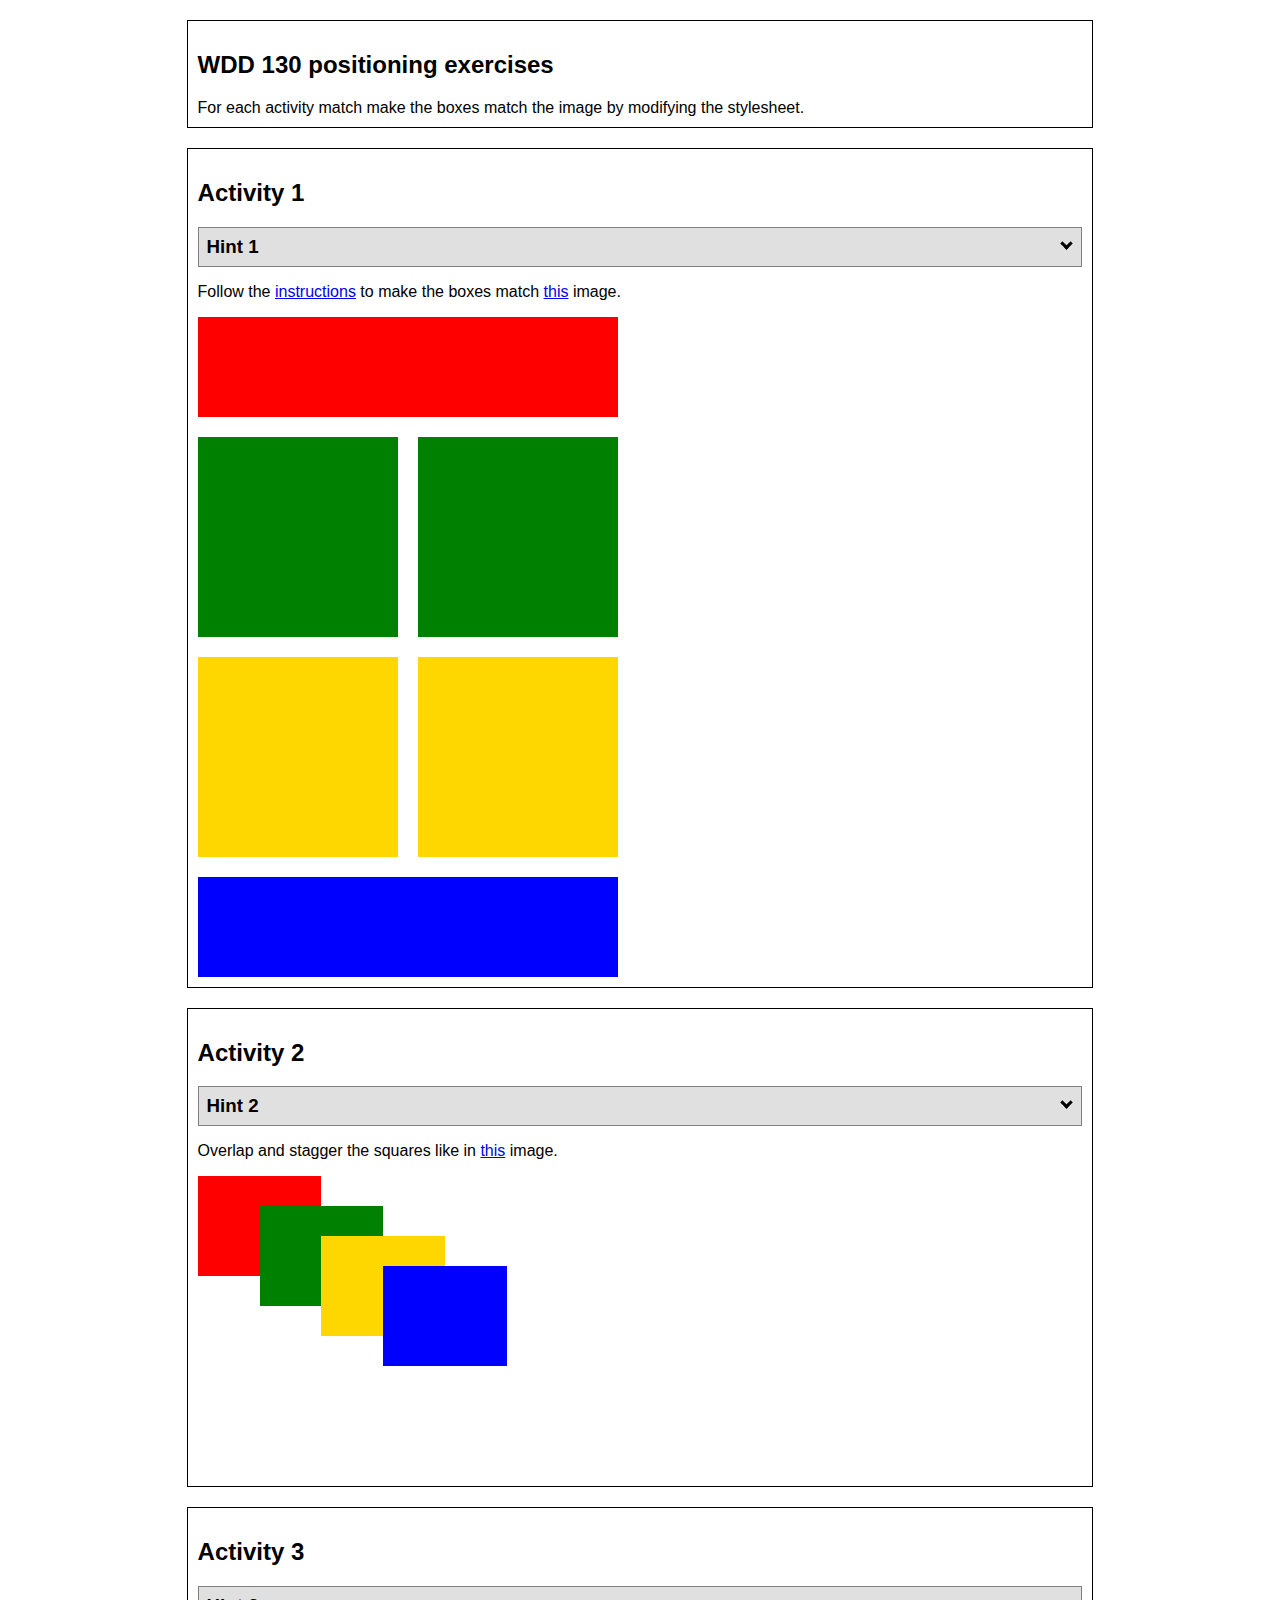
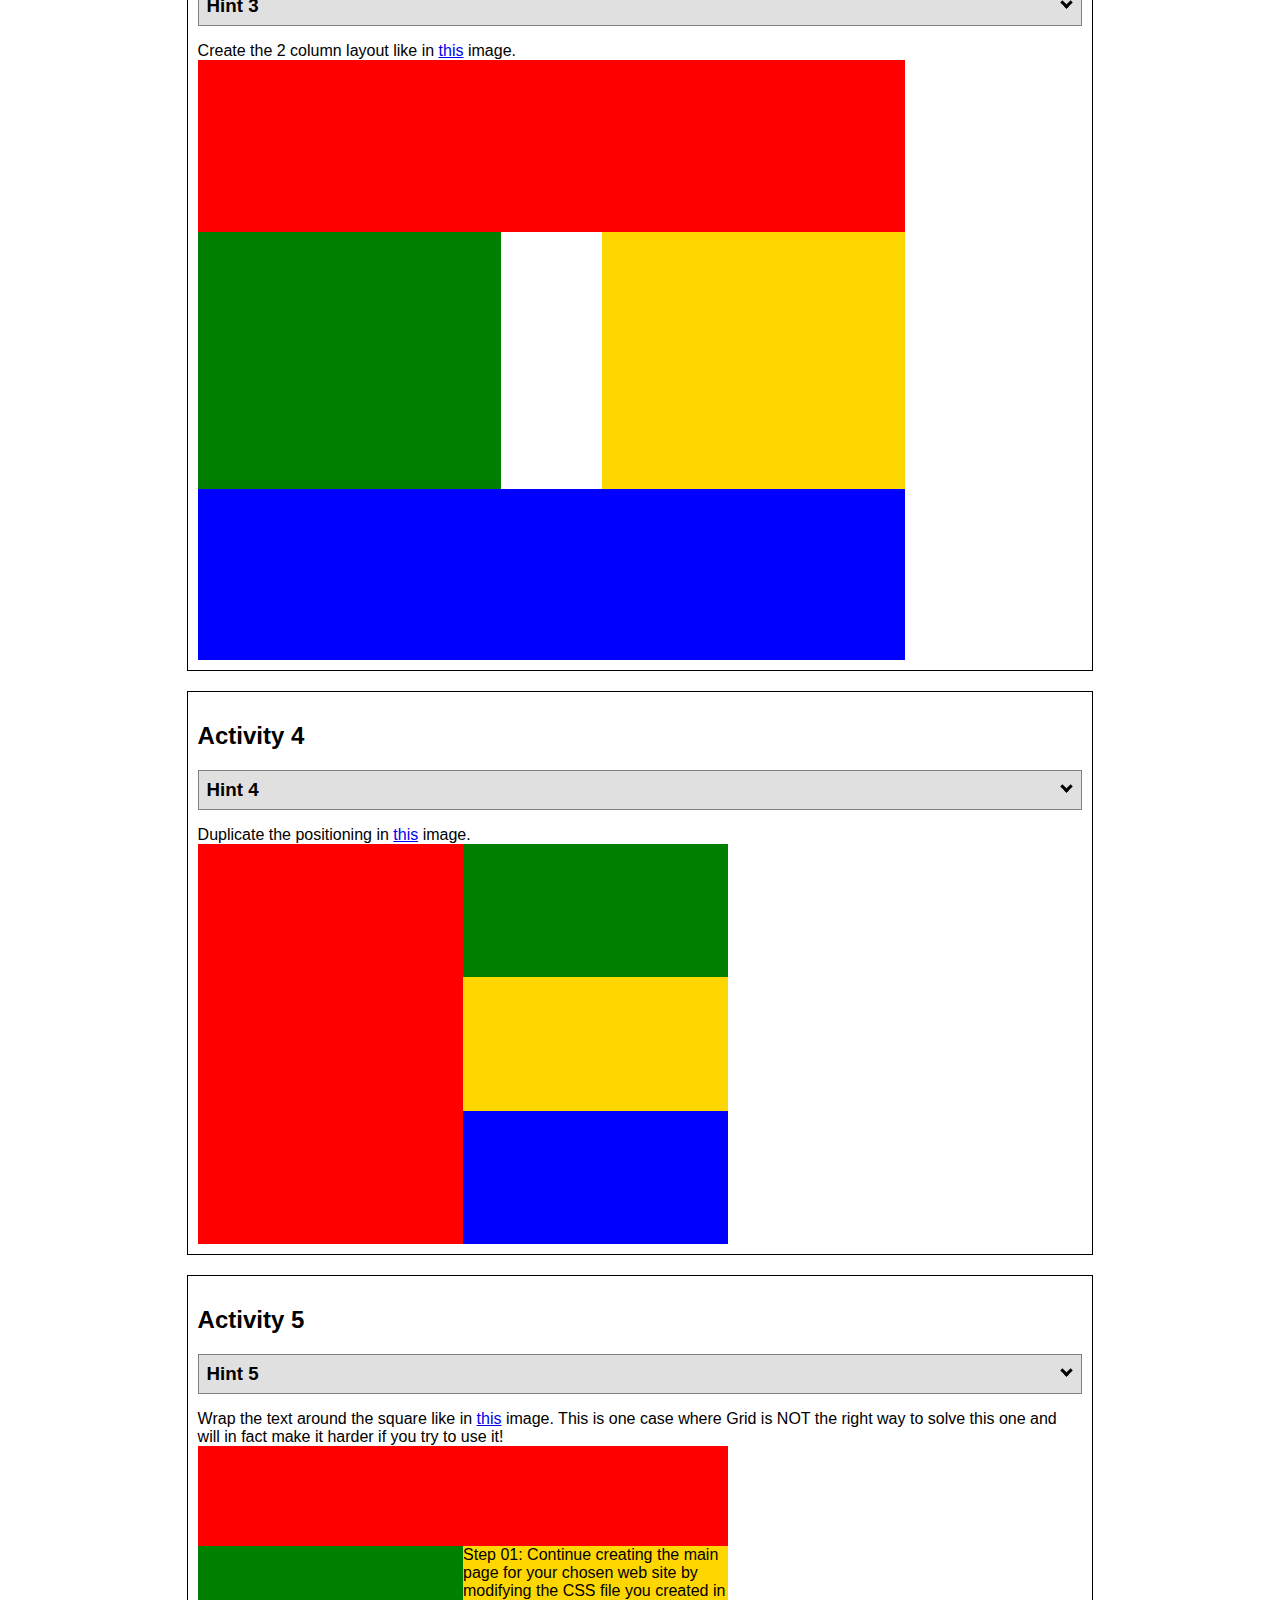
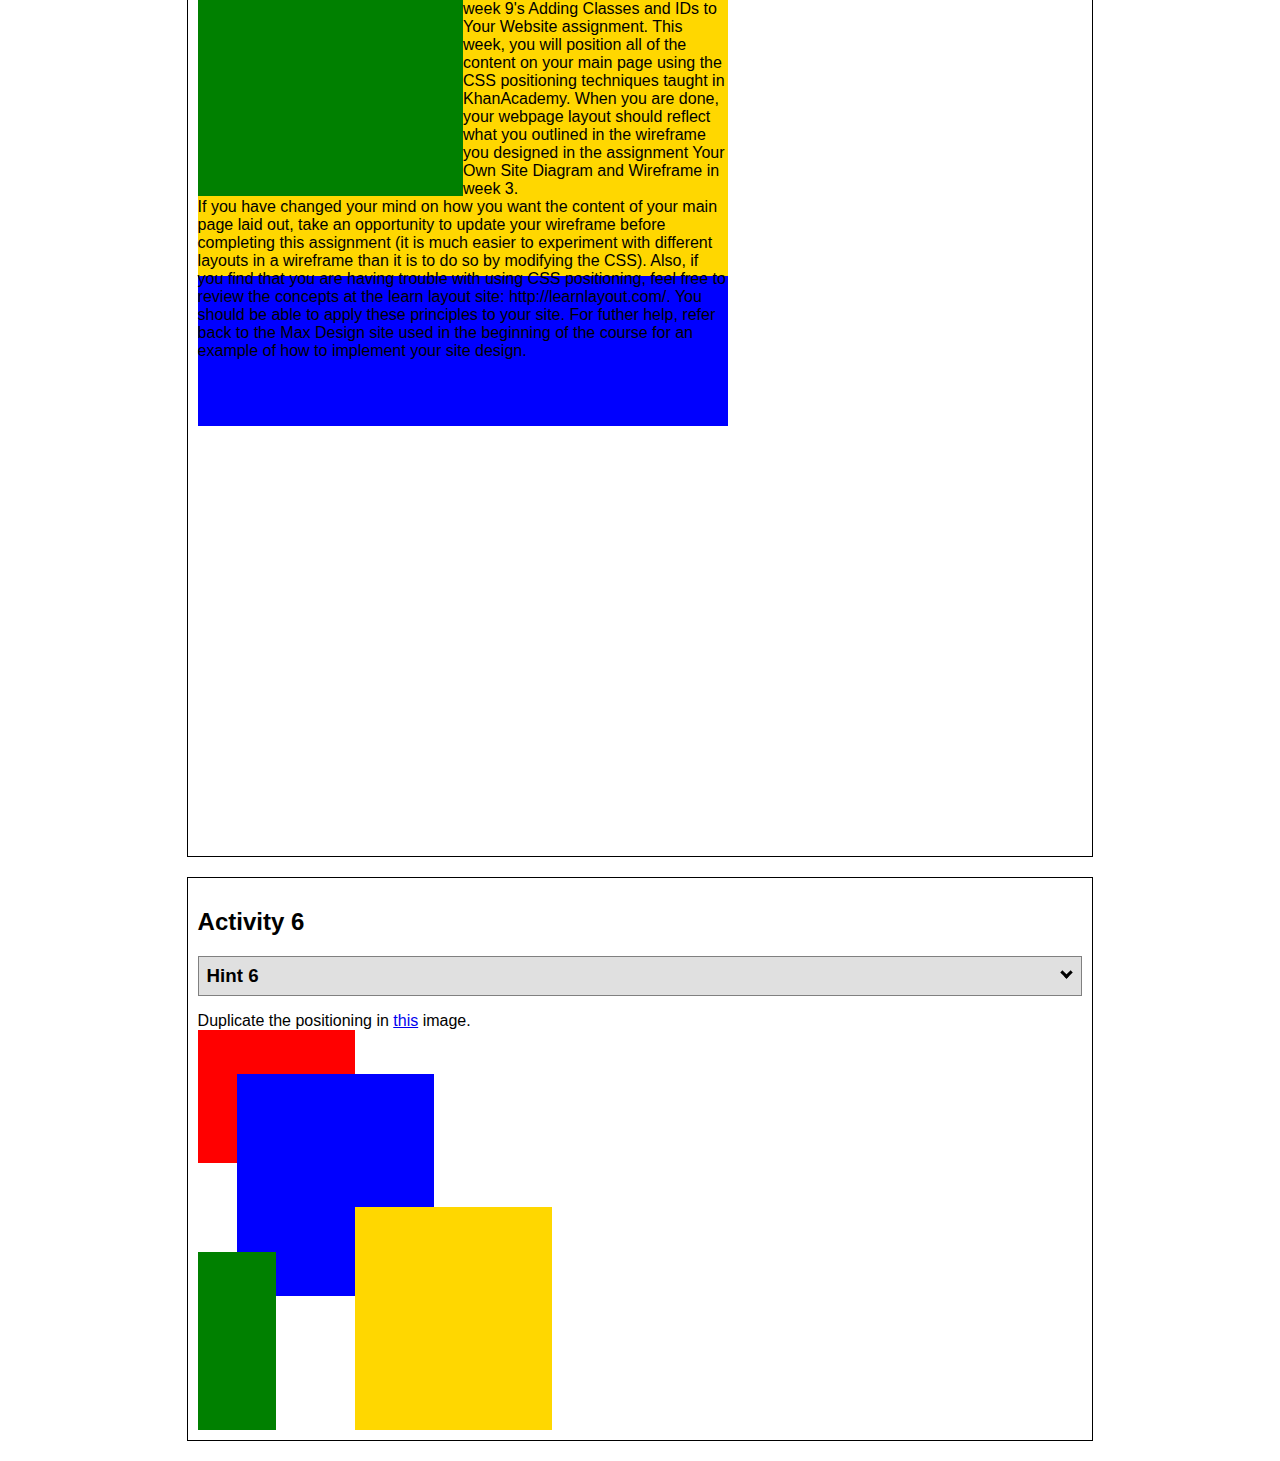
<file: positioning/positioning.html>
<!DOCTYPE html>
<html lang="en">
  <head>
    <!-- HTML - Name: positioning.html -->
    <title>Positioning Activity</title>
    <link rel="stylesheet" type="text/css" href="positionstyles.css" />
  </head>
  <body>
    <div class="activity">
      <h2>WDD 130 positioning exercises</h2>
      For each activity match make the boxes match the image by modifying the stylesheet.</div>
    <div class="activity">
      <h2>Activity 1</h2>
      <section class="hint"><input type="checkbox" ><i></i> <h3>Hint 1</h3><div><p>Check out the <a href="https://byui-wdd.github.io/wdd130/activities/w06-css-positioning.html" target="_blank">activity instructions</a> in Ilearn!</p></div></section>
      <p>Follow the <a href="https://byui-wdd.github.io/wdd130/activities/w06-css-positioning.html" target="_blank">instructions</a> to make the boxes match  <a href="https://byui-wdd.github.io/wdd130/images/example1.png" target="_blank">this</a> image.</p>
      <div class="content1" >
        <div class="red1" ></div>
        <div class="green1" ></div>
        <div class="green1" ></div>
        <div class="yellow1"></div>
        <div class="yellow1"></div>
        <div class="blue1"></div>
      </div>
    </div>
    <div class="activity">
      <h2>Activity 2</h2>
      <section class="hint"><input type="checkbox" > <h3>Hint 2</h3><i></i><div>
      <ul>
      <li>grid-template-columns: 50px 50px 50px 50px 50px </li></ul></div></section>
      <p>Overlap and stagger the squares like in <a href="https://byui-wdd.github.io/wdd130/images/example2.png" target="_blank">this</a> image.</p>
      <div class="content2" >
        <div class="red2" ></div>
        <div class="green2" ></div>
        <div class="yellow2"></div>
        <div class="blue2"></div>
      </div>
    </div>
    <div class="activity">
      <h2>Activity 3</h2>
      <section class="hint"><input type="checkbox" > <h3>Hint 3</h3><i></i><div><p>This one is going to be best solved with CSS Grid. Remember to make the boxes the right width first...then start moving them around. </p><h4>Properties used:</h4><ul><li>display:grid;</li><li>grid-template-columns:</li><li>grid-column-gap:</li>
        <li>grid-column:</li>  </ul></div></section>
      Create the 2 column layout like in <a href="https://byui-wdd.github.io/wdd130/images/example3.png" target="_blank">this</a>  image.
      <div class="content3" >
        <div class="red3" ></div>
        <div class="green3" ></div>
        <div class="yellow3"></div>
        <div class="blue3"></div>
      </div>
    </div>
    <div class="activity">
      <h2>Activity 4</h2>
      <section class="hint"><input type="checkbox" > <h3>Hint 4</h3><i></i><div><p>For the others we have been primarily concerned with width. For this one you will need to adjust height as well. </p><h4>Properties used:</h4><ul><li>display:grid;</li><li>grid-template-columns:</li><li>grid-row:</li></ul></div></section>
      Duplicate the positioning in <a href="https://byui-wdd.github.io/wdd130/images/example4.png" target="_blank">this</a> image. 
      <div class="content4" >
        <div class="red4" ></div>
        <div class="green4" ></div>
        <div class="yellow4"></div>
        <div class="blue4"></div>
      </div>
    </div>

    <div class="activity">
      <h2>Activity 5</h2>
      <section class="hint"><input type="checkbox" > <h3>Hint 5</h3><i></i><div><p>Grid is <strong>not</strong> the right way to do this.  In fact there is only one way to really do that...and that is with float. Remember that we float the thing we want the text to wrap around.  Also remember to start by making all the shapes the right size and shape.</p><h4>Properties used:</h4><ul><li>float: left;</li></ul></div></section>
      Wrap the text around the square like in <a href="https://byui-wdd.github.io/wdd130/images/example5.png" target="_blank">this</a> image. This is one case where Grid is NOT the right way to solve this one and will in fact make it harder if you try to use it!
      <div class="content5" >
        <div class="red5" ></div>
        <div class="green5" ></div>
        <div class="yellow5">Step 01: Continue creating the main page for your chosen web site by modifying the CSS file you created in week 9's Adding Classes and IDs to Your Website assignment. This week, you will position all of the content on your main page using the CSS positioning techniques taught in KhanAcademy. When you are done, your webpage layout should reflect what you outlined in the wireframe you designed in the assignment Your Own Site Diagram and Wireframe in week 3. <br />
          If you have changed your mind on how you want the content of your main page laid out, take an opportunity to update your wireframe before completing this assignment (it is much easier to experiment with different layouts in a wireframe than it is to do so by modifying the CSS). Also, if you find that you are having trouble with using CSS positioning, feel free to review the concepts at the learn layout site: http://learnlayout.com/. You should be able to apply these principles to your site. For futher help, refer back to the Max Design site used in the beginning of the course for an example of how to implement your site design.</div>
        <div class="blue5"></div>
      </div>
    </div>
    <div class="activity">
      <h2>Activity 6</h2>
      <section class="hint"><input type="checkbox" > <h3>Hint 6</h3><i></i><div><p>This one is all about visualizing the grid behind the layout. If you are having a hard time doing that first: all the sizes are even multiples of 100, and second here is another example with the lines drawn: <a href="https://byui-wdd.github.io/wdd130/images/example6-hint.png" target="_blank">example 6 with lines</a>. For this one you will find it easiest if you use px for the column width. You can also use <kbd>z-index</kbd> to control the element layering.    </p><h4>Properties used:</h4><ul><li>display:grid;</li><li>grid-template-columns:</li><li>grid-column:</li><li>grid-row:</li><li><a href="https://www.w3schools.com/cssref/pr_pos_z-index.asp" target="_blank">z-index:</a></li></ul></div></section>
      Duplicate the positioning in <a href="https://byui-wdd.github.io/wdd130/images/example6.png" target="_blank">this</a> image.
      <div class="content6" >
        <div class="red6" ></div>
        <div class="green6" ></div>
        <div class="yellow6"></div>
        <div class="blue6"></div>
      </div>
    </div>
  </body>
</html>
</file>
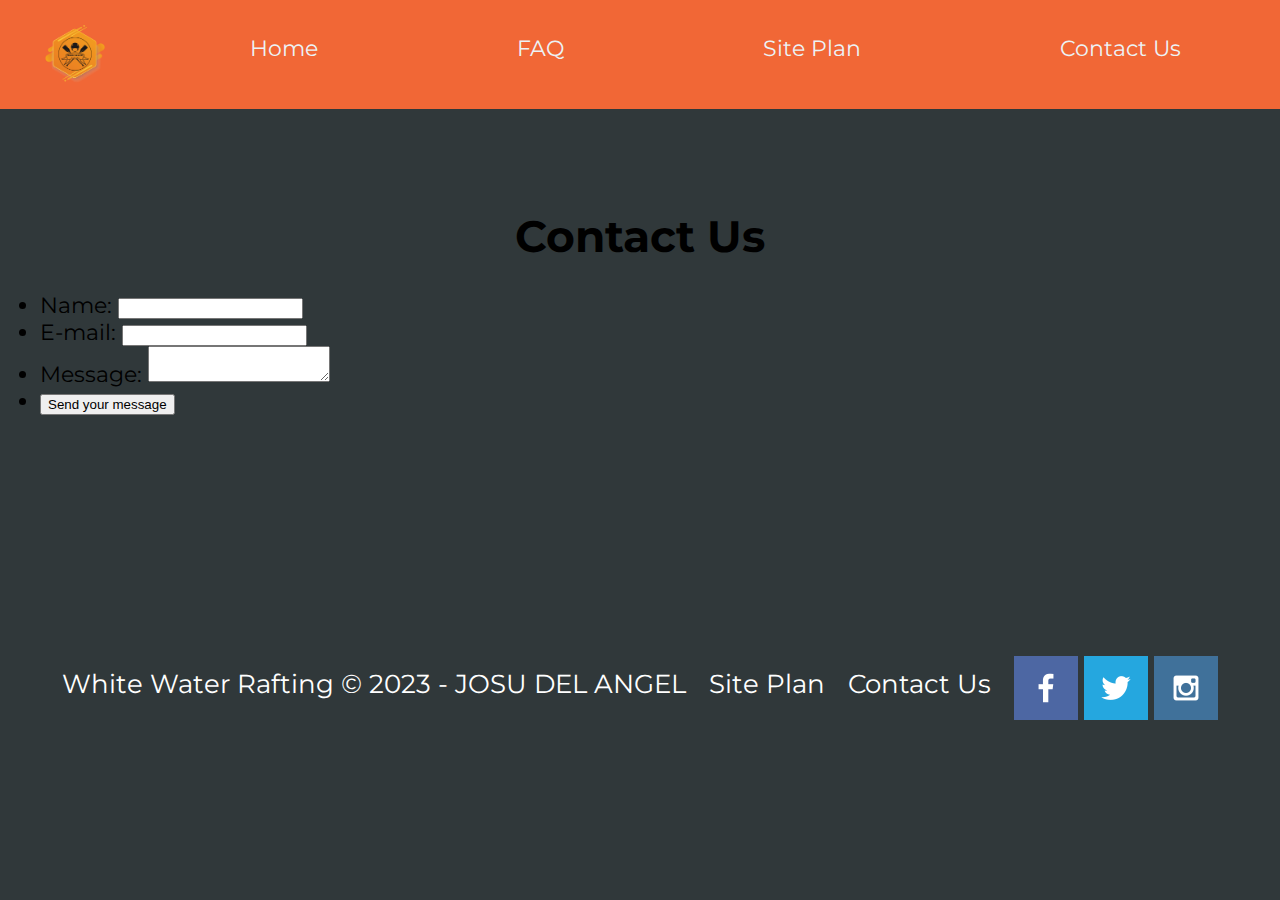
<file: wwr/contactus.html>
<!DOCTYPE html>
<html lang="en">
<head>
    <meta charset="UTF-8">
    <meta http-equiv="X-UA-Compatible" content="IE=edge">
    <meta name="viewport" content="width=device-width, initial-scale=1.0">
    <link rel="stylesheet" href="styles/style.css">
    <title>Whitewater Rafting Vacations</title>
</head>
<body>
    <div id="content">
        <header>
            <a class="logo" id="logo_link" href="index.html">
                <img class="logo" src="images/WWR-LOGO3.png" alt="White Water Rafting">
            </a>
            <nav>
                <a href="index.html">Home</a>
                <a href="FAQ.html">FAQ</a>
                <a href="site-plan-rafting.html">Site Plan</a>
                <a href="contactus.html">Contact Us</a>
            </nav>
        </header> 
            <section id="hero-msg">
                <h1 class="home-title">Contact Us</h1>
                
        
            </section>
          <div id="feedback">
          </div>
        
            </section>
        </main>  
        <form action="/my-handling-form-page" method="post">
			<ul>
				<li>
					<label for="name">Name:</label>
					<input type="text" id="name" name="user_name" />
				</li>
				<li>
					<label for="mail">E-mail:</label>
					<input type="email" id="mail" name="user_mail" />
				</li>
				<li>
					<label for="msg">Message:</label>
					<textarea id="msg" name="user_message"></textarea>
				</li>
				<li class="button">
					<button type="submit">Send your message</button>
				</li>
			</ul>
		</form>
        <footer>
            <p>White Water Rafting &copy; 2023 - JOSU DEL ANGEL</p>
            <p><a href="site-plan-rafting.html">Site Plan</a></p>
            <p><a href="contactus.html">Contact Us</a></p>
            <div class="social">
                <a href="https://facebook.com">
                    <img src="images/facebook.png" alt="fb icon">
                </a>
                <a href="https://twitter.com">
                    <img src="images/twitter.png" alt="twitter icon">
                </a>
                <a href="https://instagram.com">
                    <img src="images/instagram.png" alt="instagram icon">
                </a>
            </div>
        </footer> 
    </div>
  <script>
    // get the feedback div element so we can do something with it.
    const feedbackElement = document.getElementById('feedback');
    // get the form so we can read what was entered in it.
    const formElement = document.forms[0];
    // add a 'listener' to wait for a submission of our form. When that happens run the code below.
    formElement.addEventListener('submit', function(e) {
        // stop the form from doing the default action.
        e.preventDefault();
        // set the contents of our feedback element to a message letting the user know the form was submitted successfully. Notice that we pull the name that was entered in the form to personalize the message!
        feedbackElement.innerHTML = 'Hello '+ formElement.user_name.value +'! Thank you for your message. We will get back with you as soon as possible!';
        // make the feedback element visible.
        feedbackElement.style.display = "block";
        // add a class to move everything down so our message doesn't cover it.
        document.body.classList.toggle('moveDown');
    });
  </script>
</body>
</html>
</file>
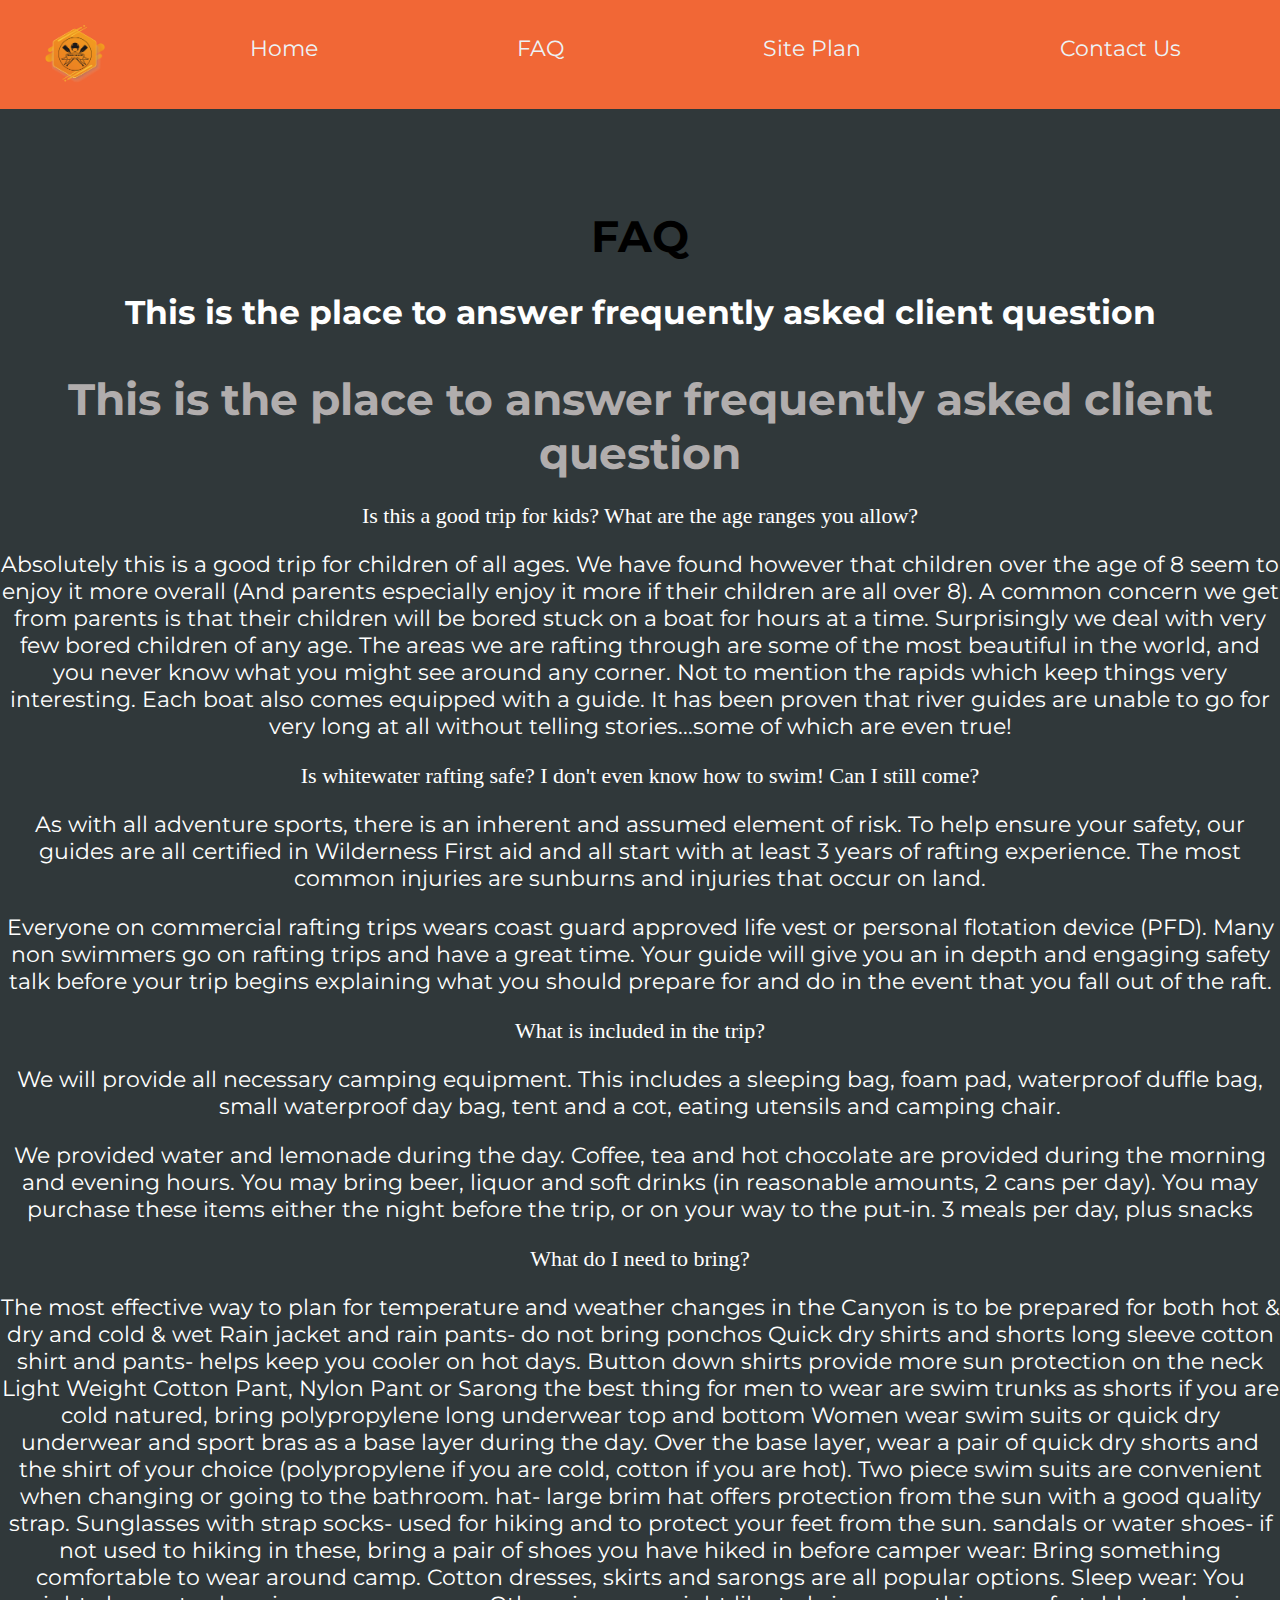
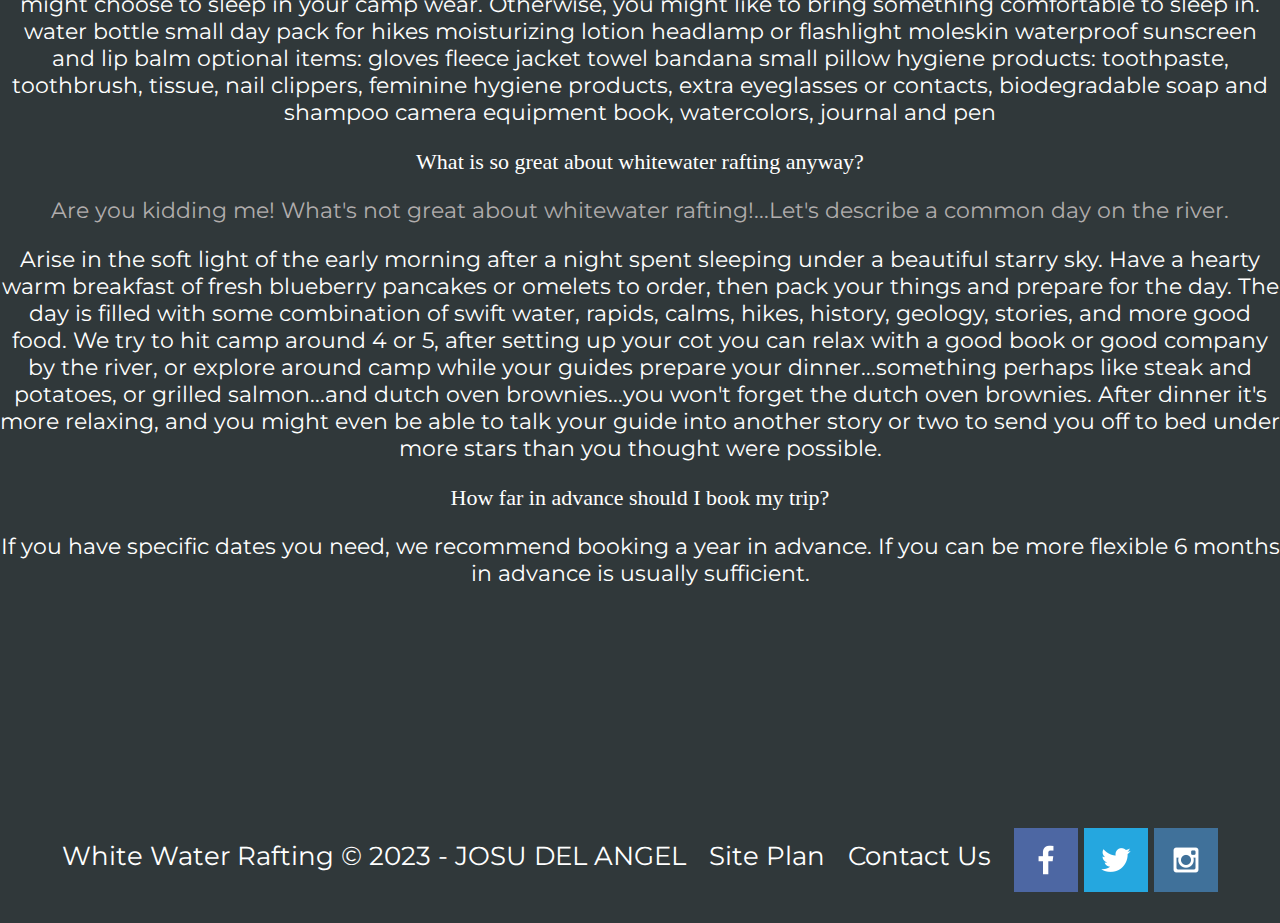
<file: wwr/FAQ.html>
<!DOCTYPE html>
<html lang="en">
<head>
    <meta charset="UTF-8">
    <meta http-equiv="X-UA-Compatible" content="IE=edge">
    <meta name="viewport" content="width=device-width, initial-scale=1.0">
    <title>FAQPAGE-WWR2023</title>
    <link rel="stylesheet" href="styles/style.css"
</head>
<body>
    <div id="content">
        <header>
            <a class="logo" id="logo_link" href="index.html">
                <img class="logo" src="images/WWR-LOGO3.png" alt="White Water Rafting">
            </a>
            <nav>
                <a href="index.html">Home</a>
                <a href="FAQ.html">FAQ</a>
                <a href="site-plan-rafting.html">Site Plan</a>
                <a href="contactus.html">Contact Us</a>
            </nav>
        </header> 
        </div>
  <body>
  <main>
      
            <section id="hero-msg">
                <h1 class="home-title">FAQ</h1>
            </section>
            <section id="propouse-page">
                <h2>This is the place to answer frequently
                asked client question</h2>
            <section>
  <div class="home-grid-pg2">
            <h1> This is the place to answer frequently
                asked client question</h1>
            
            <p class="msg2"><p><font face="bold" color="white">Is this a good trip for kids? What are the age ranges you allow?</font></p>
    <p><font color="white">Absolutely this is a good trip for children of all ages. We have found however that children over the age of 8 seem to enjoy it more overall (And parents especially enjoy it more if their children are all over 8). A common concern we get from parents is that their children will be bored stuck on a boat for hours at a time. Surprisingly we deal with very few bored children of any age. The areas we are rafting through are some of the most beautiful in the world, and you never know what you might see around any corner. Not to mention the rapids which keep things very interesting. Each boat also comes equipped with a guide. It has been proven that river guides are unable to go for very long at all without telling stories...some of which are even true!</font></p>
    <p><font face="bold" color="white">Is whitewater rafting safe? I don't even know how to swim! Can I still come?</font></p>
    <p><font color="white">As with all adventure sports, there is an inherent and assumed element of risk. To help ensure your safety, our guides are all certified in Wilderness First aid and all start with at least 3 years of rafting experience. The most common injuries are sunburns and injuries that occur on land.</font></p> 
    <p><font color="white">Everyone on commercial rafting trips wears coast guard approved life vest or personal flotation device (PFD). Many non swimmers go on rafting trips and have a great time. Your guide will give you an in depth and engaging safety talk before your trip begins explaining what you should prepare for and do in the event that you fall out of the raft.</font></p>
    <p><font face="bold" color="white">What is included in the trip?</font></p>
    <p><font color="white">We will provide all necessary camping equipment. This includes a sleeping bag, foam pad, waterproof duffle bag, small waterproof day bag, tent and a cot, eating utensils and camping chair.</font></p> 
    <p><font color="white">We provided water and lemonade during the day. Coffee, tea and hot chocolate are provided during the morning and evening hours. You may bring beer, liquor and soft drinks (in reasonable amounts, 2 cans per day). You may purchase these items either the night before the trip, or on your way to the put-in. 3 meals per day, plus snacks</font></p>
    <p><font face="bold" color="white">What do I need to bring?</font></p>
    <p><font color="white">The most effective way to plan for temperature and weather changes in the Canyon is to be prepared for both hot & dry and cold & wet Rain jacket and rain pants- do not bring ponchos Quick dry shirts and shorts long sleeve cotton shirt and pants- helps keep you cooler on hot days. Button down shirts provide more sun protection on the neck Light Weight Cotton Pant, Nylon Pant or Sarong the best thing for men to wear are swim trunks as shorts if you are cold natured, bring polypropylene long underwear top and bottom Women wear swim suits or quick dry underwear and sport bras as a base layer during the day. Over the base layer, wear a pair of quick dry shorts and the shirt of your choice (polypropylene if you are cold, cotton if you are hot). Two piece swim suits are convenient when changing or going to the bathroom. hat- large brim hat offers protection from the sun with a good quality strap. Sunglasses with strap socks- used for hiking and to protect your feet from the sun. sandals or water shoes- if not used to hiking in these, bring a pair of shoes you have hiked in before camper wear: Bring something comfortable to wear around camp. Cotton dresses, skirts and sarongs are all popular options. Sleep wear: You might choose to sleep in your camp wear. Otherwise, you might like to bring something comfortable to sleep in. water bottle small day pack for hikes moisturizing lotion headlamp or flashlight moleskin waterproof sunscreen and lip balm optional items: gloves fleece jacket towel bandana small pillow hygiene products: toothpaste, toothbrush, tissue, nail clippers, feminine hygiene products, extra eyeglasses or contacts, biodegradable soap and shampoo camera equipment book, watercolors, journal and pen
    <p><font face="bold" color="white">What is so great about whitewater rafting anyway?</font></p>
    <p><font olor="white">Are you kidding me! What's not great about whitewater rafting!...Let's describe a common day on the river.</font></p> 
    <p><font color="white">Arise in the soft light of the early morning after a night spent sleeping under a beautiful starry sky. Have a hearty warm breakfast of fresh blueberry pancakes or omelets to order, then pack your things and prepare for the day. The day is filled with some combination of swift water, rapids, calms, hikes, history, geology, stories, and more good food. We try to hit camp around 4 or 5, after setting up your cot you can relax with a good book or good company by the river, or explore around camp while your guides prepare your dinner...something perhaps like steak and potatoes, or grilled salmon...and dutch oven brownies...you won't forget the dutch oven brownies. After dinner it's more relaxing, and you might even be able to talk your guide into another story or two to send you off to bed under more stars than you thought were possible.</font></p>
    <p><font face="bold" color="white">How far in advance should I book my trip?</font></p>
    <p><font color="white">If you have specific dates you need, we recommend booking a year in advance. If you can be more flexible 6 months in advance is usually sufficient.</font></p><h2>
    <div class="msg-faq">
      <div class="text-faq">
    </div>
      <div class="space-faq">
  </div>
</div>  
             
            </section>
            <div id="background-2">
        
        </main> 
        
        <footer>
            <p>White Water Rafting &copy; 2023 - JOSU DEL ANGEL</p>
            <p><a href="site-plan-rafting.html">Site Plan</a></p>
            <p><a href="contactus.html">Contact Us</a></p>
            <div class="social">
                <a href="https://facebook.com">
                    <img src="images/facebook.png" alt="fb icon">
                </a>
                <a href="https://twitter.com">
                    <img src="images/twitter.png" alt="twitter icon">
                </a>
                <a href="https://instagram.com">
                    <img src="images/instagram.png" alt="instagram icon">
                </a>
            </div>
        </footer> 
    </div>
</body>
</html>
</file>
<file: Personal-Website/styles/personal-web.css>
@import url('https://fonts.google.com/specimen/Roboto');
@import url('https://fonts.cdnfonts.com/css/roboto');
@import url('https://fonts.googleapis.com/css2?family=Montserrat:wght@400;700&family=Roboto:wght@300;700&display=swap');
@import url('https://fonts.google.com/specimen/Montserrat?preview.text=%0A&preview.layout=row&preview.text_type=custom&query=mont');
@import url('https://fonts.cdnfonts.com/css/raleway-5'); 
/* Estilos generales */
body {
  font-family: 'Raleway', sans-serif;
  font-size: 26px;
  line-height: 1.5;
  color: #333;
  background-color: #f5f5f5;
  margin: 0;
  padding: 10px;
  max-width: 1300px;
  margin: 0 auto;
  
}

main {
  margin: 20px;
}
header {
  display: flex;
  justify-content: space-between;
  align-items: center;
}


/* Encabezado */
header {
  font-family: 'Roboto Light', sans-serif;
  background-color: #52adc8;
  color: #fff;
  padding: 20px;
  
}

header h1 {
  font-family: 'Roboto Black', sans-serif;
  margin: 0;
  font-size: 40px;
  display: inline-block;
  align-items: right;
}

header img {
  height: 70px;
  margin-right: 25px;
  display: inline-block;
}

nav ul {
  list-style: none;
  margin: 0;
  padding: 0;
  text-align: left;
}

nav li {
  display: inline-block;
  margin-right: 20px;
}

nav li:last-child {
  margin-right: 0;
}

nav a {
  display: block;
  color: #fff;
  text-decoration: none;
  padding: 5px;
}

nav a:hover {
  background-color: #666;
}

/* Imagen destacada */
.featured-image {
  text-align: center;
}

.featured-image img {
  max-width: 100%;
  height:auto;
}

/* Iconos de URL */
.icon-list {
  list-style: none;
  margin: 0;
  padding: 0;
}

.icon-list li {
  display: inline-block;
  margin-right: 10px;
}

.icon-list li:last-child {
  margin-right: 0;
}

.icon-list a {
  display: inline-block;
  color: #333;
  text-decoration: none;
  font-size: 1.25em; /* responsive font size */
  padding: 5px;
}

.icon-list a:hover {
  color: #666;
  background-color: #f5f5f5;
}

/* Secciones */
section {
   
  padding: 20px;
  margin: 20px 0;
  background-color: #fff;
}
#presentation {
  font-family: 'Roboto Light', sans-serif; 
  padding: 20px;
  margin: 20px 0;
  background-color: #7c969f;
  color:#fff;
}

section h2 {
  margin-top: 0;
  font-size: 24px;
  text-align: justify;
}

section p {
  margin: 0;
  padding: 0 35;
  text-align: justify;
}

section ul {
  margin: 0;
  padding: 20; 

}
article p {
  padding: 20px;
  margin:  0;
  text-align: justify;
}
article img {
  padding: 20px;
  margin:  0;  
  max-width: 100%;
  height:auto; 
  display: inline-block;
  
}

section li {
  margin-bottom: 10px;
  text-indent: 1%;
}

/* Pie de página */
footer {
  background-color: #52adc8;
  color: #fff;
  text-align: center;
  padding: 10px;
}

.project {
  display: flex;
  flex-direction: column;
}

.project-title {
  margin-bottom: 10px;
}

.project-image {
  margin-bottom: 10px;
}

.project-description {
  margin-bottom: 20px;
}

.project img {
  max-width: 100%; /* use max-width instead of fixed width */
  height: auto; /* maintain aspect ratio */
  margin: 30px;
}

.container {
  max-width: 100%;
  margin: 0 auto;
  padding: 0 20px;
  box-sizing: border-box;
  display: grid;
  grid-template-columns: 1fr 3fr;
  gap: 20px;
}

 aside {
  border-right: 1px solid #999;
}

#Aboutme {
    overflow: hidden; 
    }

  #Aboutme img {
    float: right;
    width: 30%;
    max-width: 30%;
    height: auto;
    margin-left: 20px;
  }
  
  #Aboutme p {
    float: left;
    width: 65%;
  }

  .resumeimage1 {
    float: right;
    width: auto;
    max-width: 66%;
  }
 .project {
    display: flex;
    flex-direction: row;
    justify-content: space-between;
    align-items: auto; 
    margin: 50px 0;
  }
  
  .project img {
    float:left;
    max-width: 47%;
    height: auto;
    margin-right: 20px;
  }
  
  .project p {
    float: right;
    max-width: 47%;
    font-size: 18px;
  }
</file>
<file: wwr/styles/style.css>
@import url('https://fonts.googleapis.com/css2?family=Montserrat:wght@300&display=swap');

#content{
    max-width: 1600px;
    margin: 0 auto;
}
body{
    background-color:  #30383a;
    font-family: 'Montserrat', sans-serif, Helvetica;
    font-size: 22px;
    margin: 0;
    padding: 0;
}
header{
    background-color:  #F16736;
    display: grid;
    grid-template-columns: 150px auto;    
}
nav {
    display: flex;
    justify-content: space-around;
} 
nav a{
    text-align: center;
    color: #ecf3f6;
    text-decoration: none;
    padding:35px
}
nav a:hover{
    color: #30383a;
    text-decoration: underline;
    background-color:  #f1f6f8;
}
#hero-msg h1, #hero-msg h4{
    color: #000000;
    text-align: center;
}
.button-box{
    text-align: center;
}
main section{
    text-align: center;
    color: #ffffff;
}
#background {
    height: 725px;
    background-color:  #0faad1;
    grid-column: 1/11;
    grid-row: 4/9;
}
.home-title{
    color: #063d54;
    font-family: 'Montserrat';
    font-size: 2em;
}
h4{
    color: #063d54;
}
.book, .join{
    color: #ffffff;
    text-decoration: none;
    background-color:  #30383a;
    font-size: 18px;
    padding: 15px 30px;
    margin-top: 50px;
    border-radius: 5px
}
.book:hover, .join:hover{
    color: #30383a;
    text-decoration: underline;
    background-color:  #ffffff;
}
.msg{
    background-color:  #126a80;
    line-height: 1.5em;
    padding: 35px;
    grid-column: 6/10;
    grid-row: 6/7;
    box-shadow: 5px 5px 10px #6f7364;
}
.msg h2{
    color: #ffffff;
}
.msg p{
    color: #ffffff;
    font-size: 1.5em;
    padding-bottom: 15px;
}
footer{
    color: #ffffff;
    background-color: #30383a;
    padding: 25px 50px;
    margin-top: 200px;
    display: flex;
    justify-content: space-around;
    align-items: center;
}
footer a{
    color: #ffffff;
    text-decoration: none;
}
footer p {
    font-size: 1.2em;
} 
footer p a:hover{
    text-decoration: underline;
}
footer a:hover{
    color: #F16736a;
    text-decoration: underline;
    background-color:  #F16736;
}
.logo{
    width: 100px
}
.icon {
    width: 80px;
    padding-top: 10px;
}
#hero{
    width: 100%;
    display: grid;
    grid-template-columns: 1fr 3fr 1fr;
    margin-top: -100px;
}
#hero-box {
    grid-column: 1/4;
    grid-row: 1/3;
    z-index: -1;
}
#hero-msg h4 {
    color: black;
}
#hero-msg {
    grid-column: 2/3;
    grid-row: 1/2;
    margin-top: 100px;
}
#hero-img{
    width: 100%;
}    
h2 {
    margin: 0;
}
#logo_link{
    padding-top: 5px;
    justify-self: center;
    align-self: center;
}
footer .social img{
    padding-top: 15px;
}
.home-title{
    margin-top: 10px;
}
.rivers-card, .camping-card, .rapids-card{
    margin: 100px 0;
}
.card-img{
    border: 10px solid #000000;
    transition: transform .5s;
    box-shadow: 5px 5px 10px #6f7364;
}
main section img{
    box-sizing: border-box;
}
.home-grid{
    display: grid;
    grid-template-columns:repeat(10, 1fr);
}
.card-img, .mountains {
    width: 100%;
}
.rivers-card{
    grid-column: 2/4;
    grid-row: 2/3;
}
.camping-card{
    grid-column: 5/7;
    grid-row: 2/3;
}
.rapids-card{
    grid-column: 8/10;
    grid-row: 2/3;
}
.mountains {
    width: 100%;
    grid-column: 2/7;
    grid-row: 5/8;
    box-shadow: 5px 5px 10px #6f7364;
}
.card-img:hover {
    opacity: .6;
    transform: scale(1.1);
}
@media screen and (max-width: 900px) {
    #hero, .home-grid {
        display: block;
        height: auto;
    }
    nav, footer {
        flex-direction: column;
    }
    nav a {
        display: block;
        padding: 15px;
    }
    #hero {
        margin-top: 0;
    }
    #hero-msg {
        margin-top: 0;
    }
    #hero-msg h4 {
        display: none;
    }
    .home-title {
        font-size: 25px;
        color: #6f7364;
    }
    .rivers-card, .camping-card, .rapids-card { 
        margin: 50px auto;
        width: 60%;
    }
    #background {
        display: none;
    }
    .mountains, .msg {
        width: 80%;
        display: block;
        margin: 0 auto;
    }
form {
  /* Center the form on the page */
  margin: 0 auto;
  width: 400px;
  /* Form outline */
  padding: 1em;
  border: 1px solid #ccc;
  border-radius: 1em;
}

ul {
  list-style: none;
  padding: 0;
  margin: 0;
}

form li + li {
  margin-top: 1em;
}

label {
  /* Uniform size & alignment */
  display: inline-block;
  width: 120px;
  text-align: center;
}

input,
textarea {
  /* To make sure that all text fields have the same font settings
     By default, textareas have a monospace font */
  font: 1em sans-serif;

  /* Uniform text field size */
  width: 300px;
  box-sizing: border-box;

  /* Match form field borders */
  border: 1px solid #999;
}

input:focus,
textarea:focus {
  /* Additional highlight for focused elements */
  border-color: #000;
}

textarea {
  /* Align multiline text fields with their labels */
  vertical-align: top;

  /* Provide space to type some text */
  height: 5em;
}

.button {
  /* Align buttons with the text fields */
  padding-left: 90px; /* same size as the label elements */
}

button {
  /* This extra margin represent roughly the same space as the space
     between the labels and their text fields */
  margin-left: 0.5em;
}

    footer {
        margin-top: 25px;
    }
}
/*Page 2 section*/
}
.home-grid-pg2{
    margin: auto;
    display: grid;
    grid-template-columns:repeat(10, 1fr);
}    

.background-2{
    height: 725px;
    background-color:  #0faad1;
    grid-column: 1/2;
    grid-row: 1/6;
}

.home-grid-pg2 img{
    margin: auto;
    border: 10px solid #d9c2a3;
    width: 100%;
    grid-column: 1/5;
    grid-row: 1/5;
}
.home-grid-pg2 h1{
    margin: auto;
    margin-top: 40px;
    color: #b1adad;
    grid-column: 1/3;
    grid-row: 1/3;
}
.home-grid-pg2 p{
    color: #b1adad;
    grid-column: 3/10;
    grid-row: 3/10;
</file>
<file: Personal-Website/styles/site-plan.css>
/* if you are using any Google fonts change the font names below to your fonts. 
Any spaces in your font name should be replaced with a +. 
Fonts are separated by a & */
@import url('https://fonts.google.com/specimen/Roboto');
@import url('https://fonts.cdnfonts.com/css/raleway-5'); 

:root {
  /* change the values below to your colors from your palette */
  --primary-color: #7C969F;
  --secondary-color: #FFFFFF;
  --accent1-color:  #52ADC8;
  --accent2-color:  #181818;

  /* change the values below to your chosen font(s) */
  --heading-font: "Roboto";
  --paragraph-font: "Raleway";

  /* these colors below should be chosen from among your palette colors above */
  --headline-color-on-white: #7C969F;  /* headlines on a white background */ 
  --headline-color-on-color: #FBFBFB; /* headlines on a colored background */ 
  --paragraph-color-on-white: #181818; /* paragraph text on a white background */ 
  --paragraph-color-on-color: #FBFBFB; /* paragraph text on a colored background */ 
  --paragraph-background-color: #7C969F  ;
  --nav-link-color: #FBFBFB;
  --nav-background-color: #52ADC8;
  --nav-hover-link-color: #B7AAA5;
  --nav-hover-background-color: #7C969F;
}


/*  Look around below...but DON'T CHANGE ANYTHING! */

body {
  max-width: 960px;
  margin: 0 auto;
  padding: 4em;
  font-size: 18px;
  text-align: center;
}
img {
  display: block;
  margin: 0 auto;
  max-width: 300px;
}
h1, h2, h3, h4, h5, h6 {
  font-family: var(--heading-font);
  color: var(--headline-color-on-white);
}
h2 {
  text-align: center;
}
hr {
  height: 3px;
  margin: 35px 0;
  background: var(--accent1-color);
}
header {
  padding: 1em;
  text-align: center;
  color: var(--paragraph-color-on-color);
  background-color: var(--paragraph-background-color);
}
header > h1, header > h2 {
  color: var(--headline-color-on-color);
}
p {
  font-family: var(--paragraph-font);
  color: var(--paragraph-color);
  padding: 1em;
}
.colors {
  width: 100%;
  min-width: 350px;
  margin: 30px auto;
  text-align: center;
}
.colors th {
  background-color: #999;
}
.colors td{
  width: 25%;
  height: 3em;
}
.primary {
  background-color: var(--primary-color);
}
.secondary {
  background-color: var(--secondary-color);
}
.accent1 {
  background-color: var(--accent1-color);
}
.accent2{
  background-color: var(--accent2-color);
}
p.colored {
  font-family: var(--heading-font); 
  background-color: var(--paragraph-background-color);
  color: var(--paragraph-color-on-color);
}
nav {
  background-color: var(--nav-background-color);
  line-height: 3em;
  text-align: center;
  font-size: 1.2em;
}
nav  {
  list-style-type: none;
  display: flex;
}
nav a {
  padding:1em;
  min-width: 120px;
  text-decoration: none;
  padding: 10px;
}
nav a:link, nav a:visited {
  color: var(--nav-link-color);
}
nav a:hover {
  color: var(--nav-hover-link-color);
  background-color: var(--nav-hover-background-color);
}
.sitemap {
  display: grid;
  justify-content: center;

  grid-template-columns: repeat(6, 15%);
  grid-template-rows: 3em 1.5em 1.5em 3em;
  grid-template-areas: ". . home home . ."
    ". . . top . ."
    ". left left right right ."
    "page2 page2 . . page3 page3";
}
.sitemap > div {
  text-align: center;
}
.sm-home {
  grid-area: home;
  background-color: #ccc;
  line-height: 3em;
}
.sm-page2 {
  grid-area: page2;
  background-color: #ccc;
  line-height: 3em;
}
.sm-page3 {
  grid-area: page3;
  background-color: #ccc;
  line-height: 3em;
}
.top {
  grid-area: top;
  border-left: 1px solid;
}
.left {
  grid-area: left;
  border-top: 1px solid;
  border-left: 1px solid;
}
.right {
  grid-area: right;
  border-top: 1px solid;
  border-right: 1px solid;
}
</file>
<file: positioning/positionstyles.css>
/* CSS - Name: "positionstyles.css" */
/* Activity 1 styles */
.content1 {
  /* This is the parent of the activity 1 boxes. */
  display: grid;
  grid-template-columns: 1fr 1fr;
  justify-items: center;
  grid-gap: 20px;
  width: 40%;
}
.red1 { 
  width: 100%; 
  height: 100px; 
  background-color: red; 
  grid-column: 1/3;
} 
.green1 {
  width: 200px; 
  height: 200px; 
  background-color: green; 

} 
.yellow1 {
  width: 200px; 
  height: 200px; 
  background-color: gold; 
} 
.blue1 {
  width: 100%; 
  height: 100px; 
  background-color: blue; 
  grid-column: 1/3;
} 
/* Activity 2 styles */ 
.content2 {
  /* This is the parent of the activity 2 boxes. */
  display: grid;
  grid-template-columns: repeat(10, 1fr);
  grid-template-rows: repeat(10, 30px);
  width: 70%;
}
.red2 {
  width: 100%; 
  height: 100px; 
  background-color: red;
  grid-column: 1/3;
  grid-row: 1/3;
} 
.green2 { 
  width: 100%; 
  height: 100px; 
  background-color: green;
  grid-column: 2/4;
  grid-row: 2/3;
} 
.yellow2 {
  width: 100%; 
  height: 100px; 
  background-color: gold; 
  grid-column: 3/5;
  grid-row: 3/4;
}
.blue2 {
  width: 100%; 
  height: 100px; 
  background-color: blue;
  grid-column: 4/6; 
  grid-row: 4/5;
}  

/* Activity 3 styles */ 
.content3 {
  /* This is the parent of the activity 3 boxes. */
  display: grid;
  grid-template-columns: repeat(7,1fr);
  grid-template-rows: repeat(7,fr);
  width: 80%;
  height: 600px;
}
.red3 {
  width: 100%; 
  height: 100%; 
  background-color: red;
  grid-column: 1/8;
  grid-row: 1/3; 
} 
.green3 {
  width: 100%; 
  height: 100%; 
  background-color: green;
  grid-column: 1/4;
  grid-row: 3/6;
} 
.yellow3 {
  width: 100%; 
  height: 100%;
  background-color: gold;
  grid-column: 5/8;
  grid-row: 3/6; 
} 
.blue3 {
  width: 100%;
  height: 100%;
  background-color: blue; 
  grid-column: 1/8;
  grid-row: 6/8;
} 

/* Activity 4 styles */ 
.content4 {
  /* This is the parent of the activity 4 boxes. */
  display: grid;
  grid-template-columns: repeat(4,1fr);
  grid-template-rows: repeat(4,fr);
  width: 60%;
  height: 400px;
}
.red4 {
  width: 100%; 
  height: 100%; 
  background-color: red; 
  grid-column: 1/3;
  grid-row: 1/4;
} 
.green4 {
  width: 100%; 
  height: 100%; 
  background-color: green; 
  grid-column: 3/5;
  grid-row: 1/2;
} 
.yellow4 {
  width: 100%; 
  height: 100%; 
  background-color: gold;
  grid-column: 3/5;
  grid-row: 2/3;
} 
.blue4 {
  width: 100%; 
  height: 100%; 
  background-color: blue;
  grid-column: 3/5;
  grid-row: 3/4;
} 
/* Activity 5 styles */ 
.content5 {
  /* This is the parent of the activity 5 boxes. */
  /*display: grid;
  grid-template-columns: repeat(9, 1fr);
  grid-template-rows: repeat(9,fr);*/
  width: 100%;
  height: 1000px;
}
.red5 { 
  width: 60%;
  height: 10%;
  background-color: red;

} 
.green5 { 
  width: 30%;
  height: 250px;
  background-color: green;
  float: left;
} 
.yellow5 {
  width: 60%;
  height: 330px;
  background-color: gold;
}
.blue5 {
  width: 60%;
  height: 15%; 
  background-color: blue;
} 
/* Activity 6 styles */ 
.content6 {
  /* This is the parent of the activity 6 boxes. */
  display: grid;
  grid-template-columns: repeat(9,1fr);
  grid-template-rows: repeat(9,1fr);
  width: 40%;
  height: 400px;
}
.red6 {
  width: 100%; 
  height: 100%; 
  background-color: red;
  grid-column: 1/5;
  grid-row: 1/4; 
} 
.green6 {
  width: 100%; 
  height: 100%; 
  background-color: green;
  grid-column: 1/3;
  grid-row: 6/10; 
  z-index: 2; 
} 
.yellow6 {
  width: 100%; 
  height: 100%; 
  background-color: gold;
  grid-column: 5/10;
  grid-row: 5/10;
  z-index: 2;
    
} 
.blue6 {
  width: 100%; 
  height: 100%; 
  background-color: blue;
  grid-column: 2/7;
  grid-row: 2/7; 
  z-index: 1; 
} 


/* Do not make any changes below here */
.activity {
  width: 70%; 
  margin: 20px auto; 
  font-family: Arial, sans-serif; 
  border: 1px solid black; 
  padding: 10px; 
  clear:both; 
  overflow: auto;
} 

.hint {
  border: 1px solid grey;
  background: #e0e0e0;
  padding: .5em;
  position: relative;
  margin: 1em 0;
}
.hint h3 {
  margin: 0;
}
.hint:hover {
  background: #d0d0d0;
}
.hint > div {
  display: none;
}

.hint input[type=checkbox] {
  position: absolute;
  width: 100%;
  height: 100%;
  opacity: 0;
  z-index: 1;
  cursor: pointer;
}

.hint input[type=checkbox]:checked ~ div {
  display: block;
}

.hint i {
  position: absolute;
  transform: translate(-6px, 0);
  margin-top: 16px;
  right: 10px;
  top: -3px;
}
.hint i:before, .hint i:after {
  content: "";
  position: absolute;
  background-color: black;
  width: 3px;
  height: 9px;
}
.hint i:before {
  transform: translate(2px, 0) rotate(45deg);
}
.hint i:after {
  transform: translate(-2px, 0) rotate(-45deg);
}

.hint input[type=checkbox]:checked ~ i:before {
  transform: translate(-2px, 0) rotate(45deg);
}
.hint input[type=checkbox]:checked ~ i:after {
  transform: translate(2px, 0) rotate(-45deg);
}
.hint a {
  position: relative;
  z-index: 1;
}
</file>
